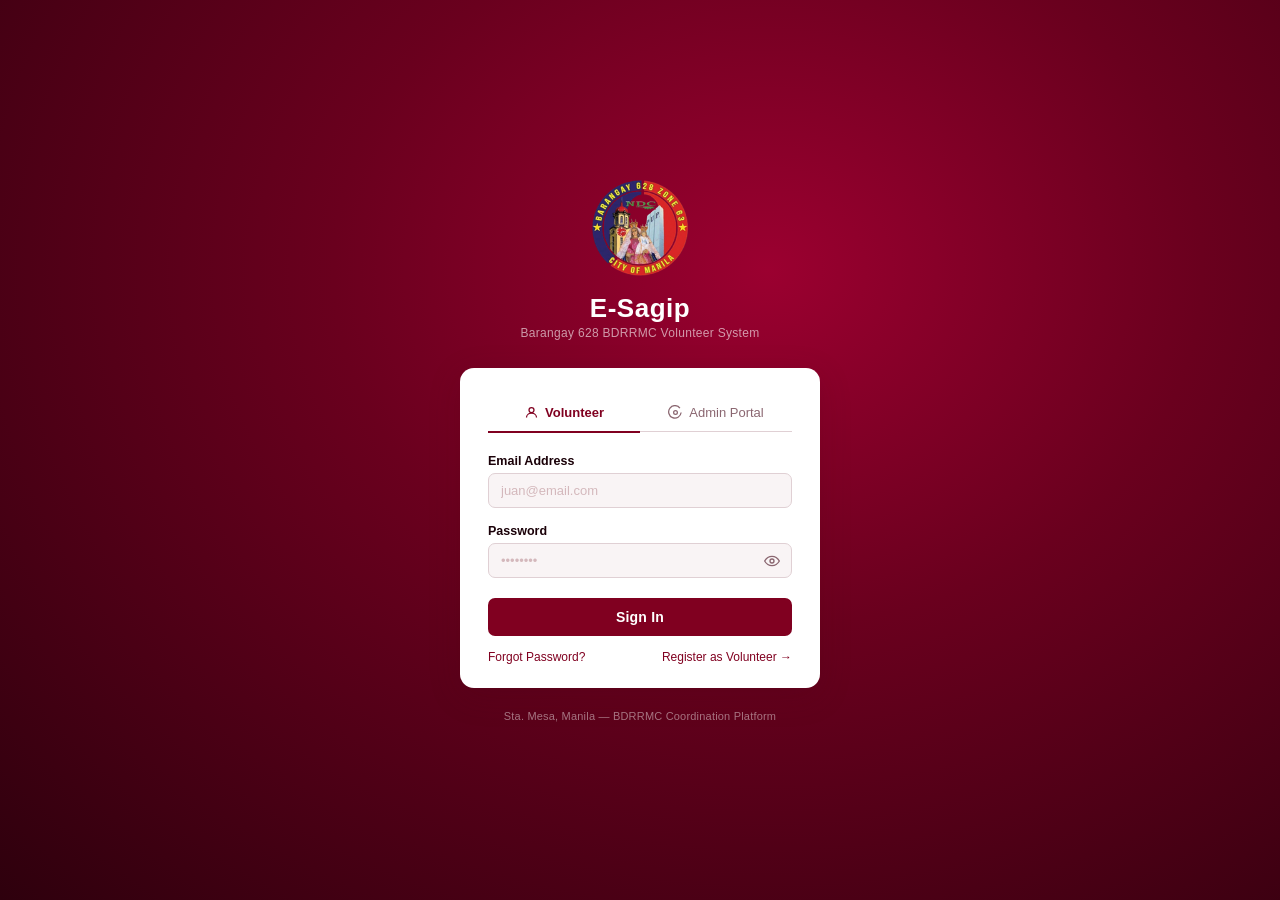
<file: E-Sagip/index.html>
<!DOCTYPE html>
<html lang="en">
<head>
  <meta charset="UTF-8" />
  <meta name="viewport" content="width=device-width, initial-scale=1.0" />
  <title>E-Sagip – Sign In</title>
  <link rel="stylesheet" href="style.css" />
  <link rel="icon" href="Images/628_icon.png" type="image/png" />
</head>
<body class="login-page">

  <!-- Logo -->
  <div class="login-logo">
    <div class="shield-icon">
     <img src="Images/628_logo.png" alt="E-Sagip Logo">
    </div>
    <h1>E-Sagip</h1>
    <p>Barangay 628 BDRRMC Volunteer System</p>
  </div>

  <!-- Card -->
  <div class="login-card">

    <!-- Tabs -->
    <div class="login-tabs">
      <button class="tab-btn active" id="tab-volunteer" onclick="switchTab('volunteer')">
        <svg viewBox="0 0 24 24" fill="none" stroke="currentColor" stroke-width="2">
          <circle cx="12" cy="8" r="4"/><path d="M4 20c0-4 3.6-7 8-7s8 3 8 7"/>
        </svg>
        Volunteer
      </button>
      <button class="tab-btn" id="tab-admin" onclick="switchTab('admin')">
        <svg viewBox="0 0 24 24" fill="none" stroke="currentColor" stroke-width="2">
          <circle cx="12" cy="12" r="3"/><path d="M19.07 4.93A10 10 0 1 0 21 12"/>
        </svg>
        Admin Portal
      </button>
    </div>

    <!-- Volunteer Form -->
    <div id="form-volunteer">
      <div class="signin-form-group">
        <label for="v-email">Email Address</label>
        <div class="input-wrap">
          <input type="email" id="v-email" placeholder="juan@email.com" autocomplete="email" />
        </div>
      </div>
      <div class="signin-form-group">
        <label for="v-password">Password</label>
        <div class="input-wrap">
          <input type="password" id="v-password" placeholder="••••••••" autocomplete="current-password" />
          <button class="toggle-pw" onclick="togglePassword('v-password', this)" type="button" aria-label="Show password">
            <svg id="eye-v" viewBox="0 0 24 24" fill="none" stroke="currentColor" stroke-width="2">
              <path d="M1 12S5 5 12 5s11 7 11 7-4 7-11 7S1 12 1 12z"/>
              <circle cx="12" cy="12" r="3"/>
            </svg>
          </button>
        </div>
      </div>
      <button class="btn-signin" onclick="handleVolunteerLogin()">Sign In</button>
      <div class="form-links">
        <a href="forgot_password.html">Forgot Password?</a>
        <a href="register.html">Register as Volunteer →</a>
      </div>
    </div>

    <!-- Admin Form -->
    <div id="form-admin" class="hidden">
      <div class="alert-warning">
        <svg viewBox="0 0 24 24" fill="none" stroke="currentColor" stroke-width="2">
          <path d="M10.29 3.86L1.82 18a2 2 0 0 0 1.71 3h16.94a2 2 0 0 0 1.71-3L13.71 3.86a2 2 0 0 0-3.42 0z"/>
          <line x1="12" y1="9" x2="12" y2="13"/><line x1="12" y1="17" x2="12.01" y2="17"/>
        </svg>
        Restricted access for BDRRMC Coordinator only.
      </div>
      <div class="signin-form-group">
        <label for="a-email">Admin Email</label>
        <div class="input-wrap">
          <input type="email" id="a-email" placeholder="admin@brgy628.gov.ph" autocomplete="email" />
        </div>
      </div>
      <div class="signin-form-group">
        <label for="a-password">Password</label>
        <div class="input-wrap">
          <input type="password" id="a-password" placeholder="••••••••" autocomplete="current-password" />
          <button class="toggle-pw" onclick="togglePassword('a-password', this)" type="button" aria-label="Show password">
            <svg viewBox="0 0 24 24" fill="none" stroke="currentColor" stroke-width="2">
              <path d="M1 12S5 5 12 5s11 7 11 7-4 7-11 7S1 12 1 12z"/>
              <circle cx="12" cy="12" r="3"/>
            </svg>
          </button>
        </div>
      </div>
      <button class="btn-signin" onclick="handleAdminLogin()">Sign In</button>
    </div>

  </div>

  <!-- Footer -->
  <p class="login-footer">Sta. Mesa, Manila — BDRRMC Coordination Platform</p>

  <script src="script.js"></script>
  <script src="script2.js"></script>
</body>
</html>
</file>
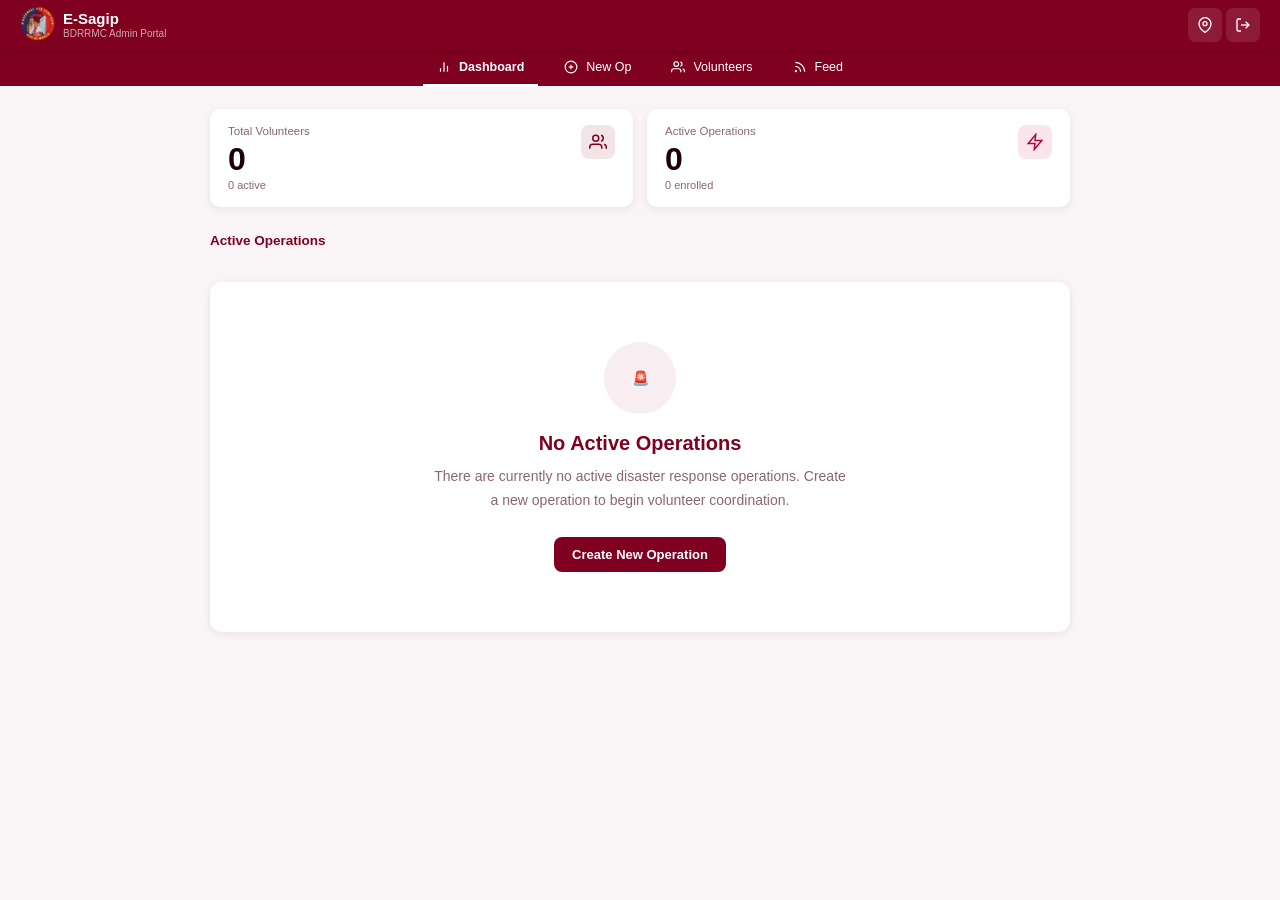
<file: E-Sagip/admin_page.html>
<!DOCTYPE html>
<html lang="en">
<head>
  <meta charset="UTF-8" />
  <meta name="viewport" content="width=device-width, initial-scale=1.0" />
  <title>E-Sagip – Admin Portal</title>
  <link rel="stylesheet" href="style.css" >
  <link rel="stylesheet" href="mobile.css">
  <link rel="stylesheet" href="style2.css">
  <link rel="icon" href="Images/628_icon.png" type="image/png" />
</head>
<body class="admin-page">

  <!-- Top Nav -->
  <nav class="topnav">
    <div class="topnav-logo">
      <div class="shield-sm">
        <img src="Images/628_logo.png" alt="E-Sagip Logo">
      </div>
      <div class="topnav-brand">
        <h2>E-Sagip</h2>
        <p>BDRRMC Admin Portal</p>
      </div>
    </div>
    <div class="topnav-spacer"></div>
    <div class="topnav-actions">
      <button class="icon-btn" title="Location" aria-label="Location" onclick="window.location.href='community_admin.html'">
        <svg viewBox="0 0 24 24" fill="none" stroke="currentColor" stroke-width="2">
          <path d="M21 10c0 7-9 13-9 13S3 17 3 10a9 9 0 1 1 18 0z"/>
          <circle cx="12" cy="10" r="3"/>
        </svg>
      </button>
      <button class="icon-btn" title="Logout" aria-label="Logout" onclick="handleLogout()">
        <svg viewBox="0 0 24 24" fill="none" stroke="currentColor" stroke-width="2">
          <path d="M9 21H5a2 2 0 0 1-2-2V5a2 2 0 0 1 2-2h4"/>
          <polyline points="16 17 21 12 16 7"/>
          <line x1="21" y1="12" x2="9" y2="12"/>
        </svg>
      </button>
    </div>
  </nav>

  <!-- Sub Nav -->
  <nav class="subnav">
    <button class="subnav-btn active" data-tab="dashboard" onclick="switchSubNav(this, 'dashboard')">
      <svg viewBox="0 0 24 24" fill="none" stroke="currentColor" stroke-width="2">
        <line x1="18" y1="20" x2="18" y2="10"/>
        <line x1="12" y1="20" x2="12" y2="4"/>
        <line x1="6" y1="20" x2="6" y2="14"/>
      </svg>
      Dashboard
    </button>
    <button class="subnav-btn" data-tab="newop" onclick="switchSubNav(this, 'newop')">
      <svg viewBox="0 0 24 24" fill="none" stroke="currentColor" stroke-width="2">
        <circle cx="12" cy="12" r="10"/><line x1="12" y1="8" x2="12" y2="16"/>
        <line x1="8" y1="12" x2="16" y2="12"/>
      </svg>
      New Op
    </button>
    <button class="subnav-btn" data-tab="volunteers" onclick="switchSubNav(this, 'volunteers')">
      <svg viewBox="0 0 24 24" fill="none" stroke="currentColor" stroke-width="2">
        <path d="M17 21v-2a4 4 0 0 0-4-4H5a4 4 0 0 0-4 4v2"/>
        <circle cx="9" cy="7" r="4"/>
        <path d="M23 21v-2a4 4 0 0 0-3-3.87"/>
        <path d="M16 3.13a4 4 0 0 1 0 7.75"/>
      </svg>
      Volunteers
    </button>
    <button class="subnav-btn" data-tab="feed" onclick="switchSubNav(this, 'feed')">
      <svg viewBox="0 0 24 24" fill="none" stroke="currentColor" stroke-width="2">
        <path d="M4 11a9 9 0 0 1 9 9"/><path d="M4 4a16 16 0 0 1 16 16"/>
        <circle cx="5" cy="19" r="1"/>
      </svg>
      Feed
    </button>
  </nav>

  <!-- Dashboard Tab -->
  <div id="tab-dashboard" class="dashboard-content">

    <!-- Stats -->
    <div class="stats-row">
      <div class="stat-card">
        <div class="stat-info">
          <div class="stat-label">Total Volunteers</div>
          <div class="stat-value-v">0</div>
          <div class="stat-sub">0 active</div>
        </div>
        <div class="stat-icon red">
          <svg viewBox="0 0 24 24" fill="none" stroke="currentColor" stroke-width="2">
            <path d="M17 21v-2a4 4 0 0 0-4-4H5a4 4 0 0 0-4 4v2"/>
            <circle cx="9" cy="7" r="4"/>
            <path d="M23 21v-2a4 4 0 0 0-3-3.87"/>
            <path d="M16 3.13a4 4 0 0 1 0 7.75"/>
          </svg>
        </div>
      </div>
      <div class="stat-card">
        <div class="stat-info">
          <div class="stat-label">Active Operations</div>
          <div class="stat-value-op">0</div>
          <div class="stat-sub">0 enrolled</div>
        </div>
        <div class="stat-icon orange">
          <svg viewBox="0 0 24 24" fill="none" stroke="currentColor" stroke-width="2">
            <polygon points="13 2 3 14 12 14 11 22 21 10 12 10 13 2"/>
          </svg>
        </div>
      </div>
    </div>


    <!-- Active Operations -->
    
    <div class="section-title">Active Operations</div>
    <div class="operations-list" id="operation-list">
      
       <div class="empty-state">
        <div class="empty-icon">🚨</div>
        <h3>No Active Operations</h3>
        <p>
            There are currently no active disaster response
            operations. Create a new operation to begin
            volunteer coordination.
        </p>

        <button class="empty-btn"
                onclick="switchSubNav(document.querySelector('[onclick*=newop]'),'newop')">
            Create New Operation
        </button>
       </div>
    </div>
  </div>

  <!-- New Op Tab -->
  <div id="tab-newop" class="dashboard-content hidden">
    <div class="section-title">Deploy New Operation</div>
    <div class="newop-card">
      <div class="form-group">
        <label>Operation Title<span class="req">*</span></label>
        <div class="input-wrap">
          <input type="text" placeholder="e.g. Flood Relief Distribution" />
        </div>
      </div>
      <div class="form-group">
        <label>
          <svg viewBox="0 0 24 24" fill="none" stroke="currentColor" stroke-width="2" width="12" height="12"><path d="M21 10c0 7-9 13-9 13S3 17 3 10a9 9 0 1 1 18 0z"/><circle cx="12" cy="10" r="3"/></svg>
          Location <span class="req">*</span>
        </label>
        <div class="input-wrap">
          <input type="text" placeholder="Purok/Street, Brgy. 628, Sta. Mesa" />
        </div>
      </div>
      <div class="newop-row">
        <div class="form-group">
          <label>
            <svg viewBox="0 0 24 24" fill="none" stroke="currentColor" stroke-width="2" width="12" height="12"><circle cx="12" cy="12" r="10"/><polyline points="12 6 12 12 16 14"/></svg>
            Schedule <span class="req">*</span>
          </label>
          <div class="input-wrap">
            <input type="datetime-local" id="sched"/>
          </div>
        </div>
        <div class="form-group">
          <label>
            <svg viewBox="0 0 24 24" fill="none" stroke="currentColor" stroke-width="2" width="12" height="12"><path d="M17 21v-2a4 4 0 0 0-4-4H5a4 4 0 0 0-4 4v2"/><circle cx="9" cy="7" r="4"/></svg>
            Volunteer Slots <span class="req">*</span>
          </label>
          <div class="input-wrap">
            <input type="number" placeholder="e.g. 20" min="1" max="1000" id="slots"/>
          </div>
        </div>
      </div>
      <div class="form-group">
        <label>Description</label>
      <textarea placeholder="Describe the operation objectives and tasks…" rows="4" id="desc-op" maxlength="300"></textarea>
      <div style="text-align: right; font-size: 12px; color: gray; margin-top: 4px;">
      <span id="desc-count">0</span>/300
</div>
      </div>
      <div class="form-group">
        <label>Required Skills<span class="req">*</span></label>
        <div class="skill-tags-wrap" id="skill-tags">
          <label><input type="checkbox" value="Relief Goods Packing"><span class="skill-tag">Relief Goods Packing</span></label>
          <label><input type="checkbox" value="Donation Sorting"><span class="skill-tag">Donation Sorting</span></label>
          <label><input type="checkbox" value="Inventory & Listing"><span class="skill-tag">Inventory & Listing</span></label>
          <label><input type="checkbox" value="Debris Clearing & Heavy Lifting"><span class="skill-tag">Debris Clearing & Heavy Lifting</span></label>
          <label><input type="checkbox" value="Mud Clearing & Sweeping"><span class="skill-tag">Mud Clearing & Sweeping</span></label>
          <label><input type="checkbox" value="Basic Carpentry"><span class="skill-tag">Basic Carpentry</span></label>
          <label><input type="checkbox" value="Community Kitchen / Cooking"><span class="skill-tag">Community Kitchen / Cooking</span></label>
          <label><input type="checkbox" value="Crowd Control & Ushering"><span class="skill-tag">Crowd Control & Ushering</span></label>
          <label><input type="checkbox" value="Child & Elderly Care"><span class="skill-tag">Child & Elderly Care</span></label>
          <label><input type="checkbox" value="Basic First Aid / CPR"><span class="skill-tag">Basic First Aid / CPR</span></label>
          <label><input type="checkbox" value="Medical Professional"><span class="skill-tag">Medical Professional</span></label>
          <label><input type="checkbox" value="Psychological First Aid"><span class="skill-tag">Psychological First Aid</span></label>
          <label><input type="checkbox" value="Driver (4-Wheel / Truck / Van)"><span class="skill-tag">Driver (4-Wheel / Truck / Van)</span></label>
          <label><input type="checkbox" value="Basic Electrical / Wiring Safety"><span class="skill-tag">Basic Electrical / Wiring Safety</span></label>
          <label><input type="checkbox" value="Boat / Bangka Operator"><span class="skill-tag">Boat / Bangka Operator</span></label>
          <label><input type="checkbox" value="None"><span class="skill-tag">None</span></label>
          <label>
            <input type="checkbox" value="Others" name="skill" id="skill-others" class="others" />
            <span class="skill-tag">Others: Please Specify</span>
          </label>
          <div class="others-div hidden" id="others-div">
            <label for="other-skill">Please describe other required skills:</label>
            <textarea id="other-skill" class="other-skill" placeholder="Enter other skills here"></textarea>
          </div>
        </div>
      </div>
      <button class="btn-deploy" onclick="handleDeployOp()">🚀Deploy Operation</button>
    </div>
  </div>

  <!-- Volunteers Tab -->
  <div id="tab-volunteers" class="dashboard-content hidden">
    <div class="section-title">Volunteer Database</div>

    <!-- Search -->
    <div class="vol-search-wrap">
      <svg viewBox="0 0 24 24" fill="none" stroke="currentColor" stroke-width="2" width="15" height="15"><circle cx="11" cy="11" r="8"/><line x1="21" y1="21" x2="16.65" y2="16.65"/></svg>
      <input type="text" id="vol-search" placeholder="Search by name or skill…" oninput="filterVolunteers()" />
    </div>

    <!-- Skill filter chips -->
    <!-- Skill Tabs -->
<div class="vol-filter-row" id="vol-filter-row">
  <button class="vfilter-btn active" data-key="all"      onclick="setVolTab(this)">All Skills</button>
  <button class="vfilter-btn"        data-key="firstaid" onclick="setVolTab(this)">Basic First Aid / CPR</button>
  <button class="vfilter-btn"        data-key="medical"  onclick="setVolTab(this)">Medical Professional</button>
  <button class="vfilter-btn"        data-key="psych"    onclick="setVolTab(this)">Psychological First Aid</button>
  <button class="vfilter-btn"        data-key="relief"   onclick="setVolTab(this)">Relief Goods Packing</button>
  <button class="vfilter-btn"        data-key="debris"   onclick="setVolTab(this)">Debris Clearing &amp; Heavy Lifting</button>
  <button class="vfilter-btn"        data-key="driver"   onclick="setVolTab(this)">Driver</button>
  <button class="vfilter-btn"        data-key="boat"     onclick="setVolTab(this)">Boat / Bangka Operator</button>
</div>

<!-- Tab Panels -->
<div id="vol-panels">



  <div class="vol-panel" id="vpanel-firstaid">
    <div class="vol-empty-state">
      <div class="empty-icon">🩹</div>
      <h3>No First Aid / CPR Volunteers yet</h3>
      <p>Recruit volunteers with CPR and first aid training.</p>
    </div>
  </div>

  <div class="vol-panel" id="vpanel-medical">
    <div class="vol-empty-state">
      <div class="empty-icon">🏥</div>
      <h3>No Medical Professional yet</h3>
      <p>Recruit Volunteers with medical background.</p>
    </div>
  </div>

  <div class="vol-panel" id="vpanel-psych">
    <div class="vol-empty-state">
      <div class="empty-icon">🧠</div>
      <h3>No Psych First Aid volunteers yet</h3>
      <p>Recruit volunteer with mental health training.</p>
    </div>
  </div>

  <div class="vol-panel" id="vpanel-relief">
    <div class="vol-empty-state">
      <div class="empty-icon">📦</div>
      <h3>No relief goods packers yet</h3>
      <p>No registered volunteers for packing operations.</p>
    </div>
  </div>

  <div class="vol-panel" id="vpanel-debris">
    <div class="vol-empty-state">
      <div class="empty-icon">🪨</div>
      <h3>No debris clearing volunteers yet</h3>
      <p>No registered volunteers for debris clearing</p>
    </div>
  </div>

  <div class="vol-panel" id="vpanel-driver">
    <div class="vol-empty-state">
      <div class="empty-icon">🚗</div>
      <h3>No registered volunteers driver yet</h3>
      <p>Recruit driver for logistics and evacuation.</p>
    </div>
  </div>

  <div class="vol-panel" id="vpanel-boat">
    <div class="vol-empty-state">
      <div class="empty-icon">⛵</div>
      <h3>No boat operator volunteers yet</h3>
      <p>Recruit volunteers with experience in boat operations.</p>
    </div>
  </div>

</div>
    <!--SAMPLE DESIGN-->
    
    <div class="vol-list" id="vol-list">

  

</div>


<!-- ===== EDIT MODAL ===== -->
<div class="modal-overlay hidden" id="edit-modal" role="dialog" aria-modal="true" aria-labelledby="edit-modal-title">
  <div class="modal-box">
    <button class="modal-close" onclick="closeEditModal()" aria-label="Close">&times;</button>
    <h2 class="modal-title" id="edit-modal-title">Edit Volunteer</h2>
    <div class="form-grp">
      <label class="form-lbl" for="edit-name">Full Name</label>
      <input type="text" id="edit-name" />
    </div>
    <div class="form-grp">
      <label class="form-lbl" for="edit-contact">Contact Number</label>
      <input type="text" id="edit-contact" />
    </div>
    <div class="form-grp">
      <label class="form-lbl" for="edit-address">Address</label>
      <input type="text" id="edit-address" />
    </div>
    <div class="form-grp">
      <label class="form-lbl" for="edit-status">Status</label>
       <select class="edit-status" id="edit-status">
            <option disabled selected>Select status</option>
            <option value="pending">pending</option>
            <option value="active">active</option>
            <option value="inactive">inactive</option>
      </select>
    </div>

    <div class="modal-footer">
      <button class="btn-cancel" onclick="closeEditModal()">Cancel</button>
      <button class="btn-save" onclick="saveEditModal()">Save Changes</button>
    </div>
  </div>
</div>


<!-- ===== REMOVE MODAL ===== -->
<div class="modal-overlay hidden" id="remove-modal" role="dialog" aria-modal="true" aria-labelledby="remove-modal-title">
  <div class="modal-box">
    <h2 class="modal-title" id="remove-modal-title">Remove Volunteer?</h2>
    <p class="confirm-text">
      This will permanently remove <strong id="remove-vol-name"></strong> from the database.
    </p>
    <div class="modal-footer">
      <button class="btn-cancel" onclick="closeRemoveModal()">Cancel</button>
      <button class="btn-remove-confirm" onclick="confirmRemoveModal()">Remove</button>
    </div>
  </div>
</div>
  </div>

  <!-- Feed Tab -->
  <div id="tab-feed" class="dashboard-content hidden">

    <!-- Hero Banner -->
    <div class="feed-hero">
      <div class="feed-hero-overlay">
        <div class="feed-hero-text">
          <h2>Community Impact Feed</h2>
          <p>Documenting the heart of Barangay 628</p>
        </div>
      </div>
    </div>

    <div class="feed-body">

      <!-- Quote Card -->
      <div class="feed-quote-card">
        <div class="feed-quote-avatar"><h1>❝</h1></div>
        <div class="feed-quote-text">
          <em>Ang pagtulong sa kapwa ay pagtulong sa sarili. Every hand we extend in service multiplies the strength of our community.</em>
          <div class="feed-quote-attr">— BDRRMC Brgy. 628</div>
        </div>
      </div>

      <!-- Leaderboard -->
      <div class="feed-section-card">
        <div class="feed-section-header">
          <span class="span1">
            <svg viewBox="0 0 24 24" fill="none" stroke="currentColor" stroke-width="2" width="20" height="20"><path d="M17 21v-2a4 4 0 0 0-4-4H5a4 4 0 0 0-4 4v2"/><circle cx="9" cy="7" r="4"/></svg>
            Volunteer Leaderboard
          </span>
          <span class="feed-month">June 2026</span>
        </div>
        <div class="leaderboard-list">
          <div class="lb-row">
            <span class="lb-medal gold"><p>🥇</p></span>
            <div class="lb-avatar"><h2>JR</h2></div>
            <div class="lb-info">
              <div class="lb-name">Jose Reyes</div>
              <div class="lb-role">Search & Rescue</div>
            </div>
            <div class="lb-right">
              <span class="lb-ops">0 ops</span>
              <span class="lb-pct">0%</span>
              <span class="time">96h</span>
            </div>
          </div>
        
      </div>
      </div>

      <!-- Impact Stats -->
      <div class="impact-stats-row">
        <div class="impact-stat">
          <svg viewBox="0 0 24 24" fill="none" stroke="var(--primary)" stroke-width="2" width="22" height="22"><path d="M17 21v-2a4 4 0 0 0-4-4H5a4 4 0 0 0-4 4v2"/><circle cx="9" cy="7" r="4"/><path d="M23 21v-2a4 4 0 0 0-3-3.87"/><path d="M16 3.13a4 4 0 0 1 0 7.75"/></svg>
          <div class="impact-num">0</div>
          <div class="impact-lbl">Volunteers</div>
        </div>
        <div class="impact-stat">
          <svg viewBox="0 0 24 24" fill="none" stroke="#e0003c" stroke-width="2" width="30" height="30"><path d="M20.84 4.61a5.5 5.5 0 0 0-7.78 0L12 5.67l-1.06-1.06a5.5 5.5 0 0 0-7.78 7.78l1.06 1.06L12 21.23l7.78-7.78 1.06-1.06a5.5 5.5 0 0 0 0-7.78z"/></svg>
          <div class="impact-num">0</div>
          <div class="impact-lbl">Families Helped</div>
        </div>
        <div class="impact-stat">
          <svg viewBox="0 0 24 24" fill="none" stroke="#e8a000" stroke-width="2" width="22" height="22"><polygon points="12 2 15.09 8.26 22 9.27 17 14.14 18.18 21.02 12 17.77 5.82 21.02 7 14.14 2 9.27 8.91 8.26 12 2"/></svg>
          <div class="impact-num">0</div>
          <div class="impact-lbl">Operations</div>
        </div>
      </div>

      <!-- Recent Successful Operations -->
     <div class="feed-section-header">
  <span class="rso">Recent Successful Operations</span>
  <a href="#" class="a-view">View all →</a>
</div>
<div class="recent-op-list" id="recent-op-list">
  
<div class="empty-state">
        <div class="empty-icon">🚨</div>
        <h3>No Feed Post Yet</h3>
        <p>
            There are currently no feed post
        </p>
       </div>

</div>
</div>

  <div class="feed-footer-container">
    <div class="v-logo-container">
    <div class="v-logo">  <svg viewBox="0 0 24 24" fill="none" stroke="currentColor" stroke-width="2">
        <path d="M17 21v-2a4 4 0 0 0-4-4H5a4 4 0 0 0-4 4v2"/>
        <circle cx="9" cy="7" r="4"/>
        <path d="M23 21v-2a4 4 0 0 0-3-3.87"/>
        <path d="M16 3.13a4 4 0 0 1 0 7.75"/>
      </svg>
    </div>
    </div>

      <h3>Be Part of the Story</h3>
      <p>Join E-Sagip and help build a more resilient Barangay 628. Every volunteer counts.</p>
      <div class="vol-num-container">
      <p><svg viewBox="0 0 24 24" fill="none" stroke="currentColor" stroke-width="2" width="16" height="16">
  <polygon points="12 2 15.09 8.26 22 9.27 17 14.14 18.18 21.02 12 17.77 5.82 21.02 7 14.14 2 9.27 8.91 8.26 12 2"/>
</svg>
<p id="vol-num" class="vol-num">0</p> volunteers and counting</p>
      </div>
    
    </div>
  </div>

    </div>
  </div>

  <script src="script.js"></script>
  <script src="script2.js"></script>
  <script src="vol_filter.js"></script>
  <script src="edit_delete.js"></script>
  <script src="new_operation.js"></script>
</body>
</html>
</file>
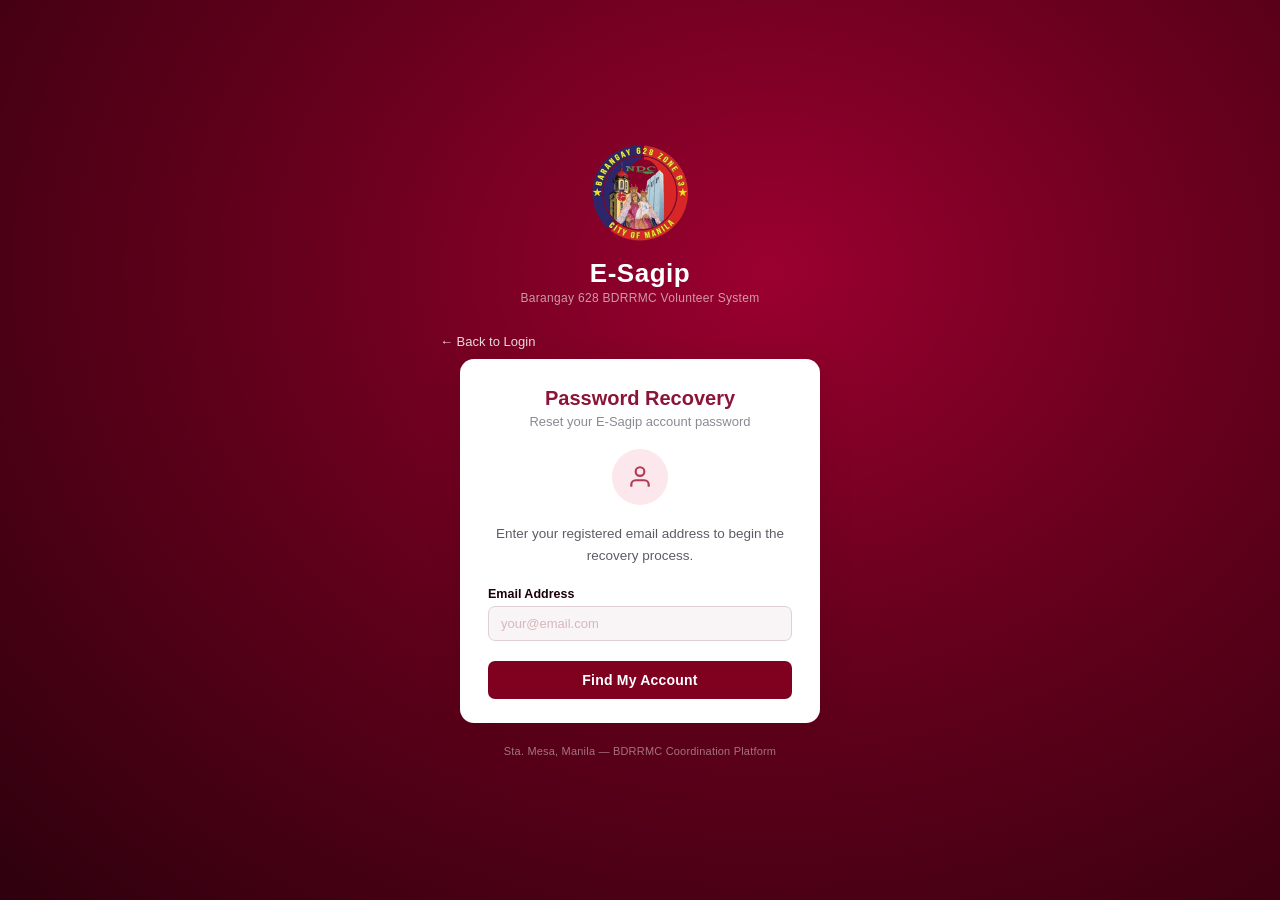
<file: E-Sagip/forgot_password.html>
<!DOCTYPE html>
<html lang="en">
<head>
  <meta charset="UTF-8" />
  <meta name="viewport" content="width=device-width, initial-scale=1.0" />
  <title>E-Sagip – Password Recovery</title>
  <link rel="stylesheet" href="style.css" />
  <link rel="stylesheet" href="style2.css" />
  <link rel="icon" href="Images/628_icon.png" type="image/png" />
</head>
<body class="login-page">

  <!-- Logo -->
  <div class="login-logo">
    <div class="shield-icon">
      <img src="Images/628_logo.png" alt="E-Sagip Logo">
    </div>
    <h1>E-Sagip</h1>
    <p>Barangay 628 BDRRMC Volunteer System</p>
  </div>

  <!-- Back to Login -->
  <div class="back-to-login">
    <a href="index.html">&larr; Back to Login</a>
  </div>

  <!-- Card -->
  <div class="login-card recovery-card">

    <!-- ===== STEP 1: Enter email ===== -->
    <div id="step-email" class="recovery-step">
      <div class="recovery-header">
        <h2>Password Recovery</h2>
        <p>Reset your E-Sagip account password</p>
      </div>

      <div class="recovery-icon">
        <svg viewBox="0 0 24 24" fill="none" stroke="currentColor" stroke-width="2">
          <path d="M20 21v-2a4 4 0 0 0-4-4H8a4 4 0 0 0-4 4v2"/>
          <circle cx="12" cy="7" r="4"/>
        </svg>
      </div>

      <p class="recovery-instructions">
        Enter your registered email address to begin the recovery process.
      </p>

      <div class="signin-form-group">
        <label for="rec-email">Email Address</label>
        <div class="input-wrap">
          <input type="email" id="rec-email" placeholder="your@email.com" autocomplete="email" />
        </div>
        <div class="field-error hidden" id="email-error">
          No account found with that email address.
        </div>
      </div>

      <button class="btn-signin" onclick="handleFindAccount()">Find My Account</button>
    </div>

    <!-- ===== STEP 2: Security question ===== -->
    <div id="step-security" class="recovery-step hidden">
      <div class="recovery-header">
        <h2>Password Recovery</h2>
        <p>Reset your E-Sagip account password</p>
      </div>

      <div class="recovery-icon">
        <svg viewBox="0 0 24 24" fill="none" stroke="currentColor" stroke-width="2">
          <circle cx="12" cy="12" r="10"/>
          <path d="M9.09 9a3 3 0 0 1 5.83 1c0 2-3 3-3 3"/>
          <line x1="12" y1="17" x2="12.01" y2="17"/>
        </svg>
      </div>

      <p class="recovery-instructions">
        Answer your security question to verify your identity.
      </p>

      <div class="security-question" id="security-question-text">
        What is your mother's maiden name?
      </div>

      <div class="signin-form-group">
        <label for="rec-answer">Your Answer</label>
        <div class="input-wrap">
          <input type="text" id="rec-answer" placeholder="Type your answer..." />
        </div>
        <div class="field-error hidden" id="answer-error">
          That answer doesn't match our records.
        </div>
      </div>

      <button class="btn-signin" onclick="handleVerifyAnswer()">Verify Answer</button>
    </div>

    <!-- ===== STEP 3: New password ===== -->
    <div id="step-reset" class="recovery-step hidden">
      <div class="recovery-header">
        <h2>Password Recovery</h2>
        <p>Reset your E-Sagip account password</p>
      </div>

      <div class="recovery-icon">
        <svg viewBox="0 0 24 24" fill="none" stroke="currentColor" stroke-width="2">
          <rect x="3" y="11" width="18" height="11" rx="2" ry="2"/>
          <path d="M7 11V7a5 5 0 0 1 10 0v4"/>
        </svg>
      </div>

      <p class="recovery-instructions">
        Create a new password for your account.
      </p>

      <div class="signin-form-group">
        <label for="rec-new-password">New Password</label>
        <div class="input-wrap">
          <input type="password" id="rec-new-password" placeholder="Min. 8 characters" autocomplete="new-password" />
          <button class="toggle-pw" onclick="togglePassword('rec-new-password', this)" type="button" aria-label="Show password">
            <svg viewBox="0 0 24 24" fill="none" stroke="currentColor" stroke-width="2">
              <path d="M1 12S5 5 12 5s11 7 11 7-4 7-11 7S1 12 1 12z"/>
              <circle cx="12" cy="12" r="3"/>
            </svg>
          </button>
        </div>
        <div class="field-error hidden" id="new-password-error">
          Password must be at least 8 characters.
        </div>
      </div>

      <div class="signin-form-group">
        <label for="rec-confirm-password">Confirm Password</label>
        <div class="input-wrap">
          <input type="password" id="rec-confirm-password" placeholder="Repeat password" autocomplete="new-password" />
          <button class="toggle-pw" onclick="togglePassword('rec-confirm-password', this)" type="button" aria-label="Show password">
            <svg viewBox="0 0 24 24" fill="none" stroke="currentColor" stroke-width="2">
              <path d="M1 12S5 5 12 5s11 7 11 7-4 7-11 7S1 12 1 12z"/>
              <circle cx="12" cy="12" r="3"/>
            </svg>
          </button>
        </div>
        <div class="field-error hidden" id="confirm-password-error">
          Passwords do not match.
        </div>
      </div>

      <button class="btn-signin" onclick="handleResetPassword()">Reset Password</button>
    </div>

    <!-- ===== STEP 4: Success ===== -->
    <div id="step-success" class="recovery-step hidden">
      <div class="recovery-header">
        <h2>Password Recovery</h2>
        <p>Reset your E-Sagip account password</p>
      </div>

      <div class="recovery-icon success-icon">
        <svg viewBox="0 0 24 24" fill="none" stroke="currentColor" stroke-width="2">
          <path d="M20 6L9 17l-5-5"/>
        </svg>
      </div>

      <h3 class="success-title">Password Reset Successful!</h3>
      <p class="recovery-instructions">
        Your password has been updated. You can now log in with your new password.
      </p>

      <a href="index.html" class="btn-signin btn-link">Back to Login</a>
    </div>

  </div>

  <!-- Footer -->
  <p class="login-footer">Sta. Mesa, Manila — BDRRMC Coordination Platform</p>

  <script src="script.js"></script>
  <script src="script2.js"></script>
</body>
</html>
</file>
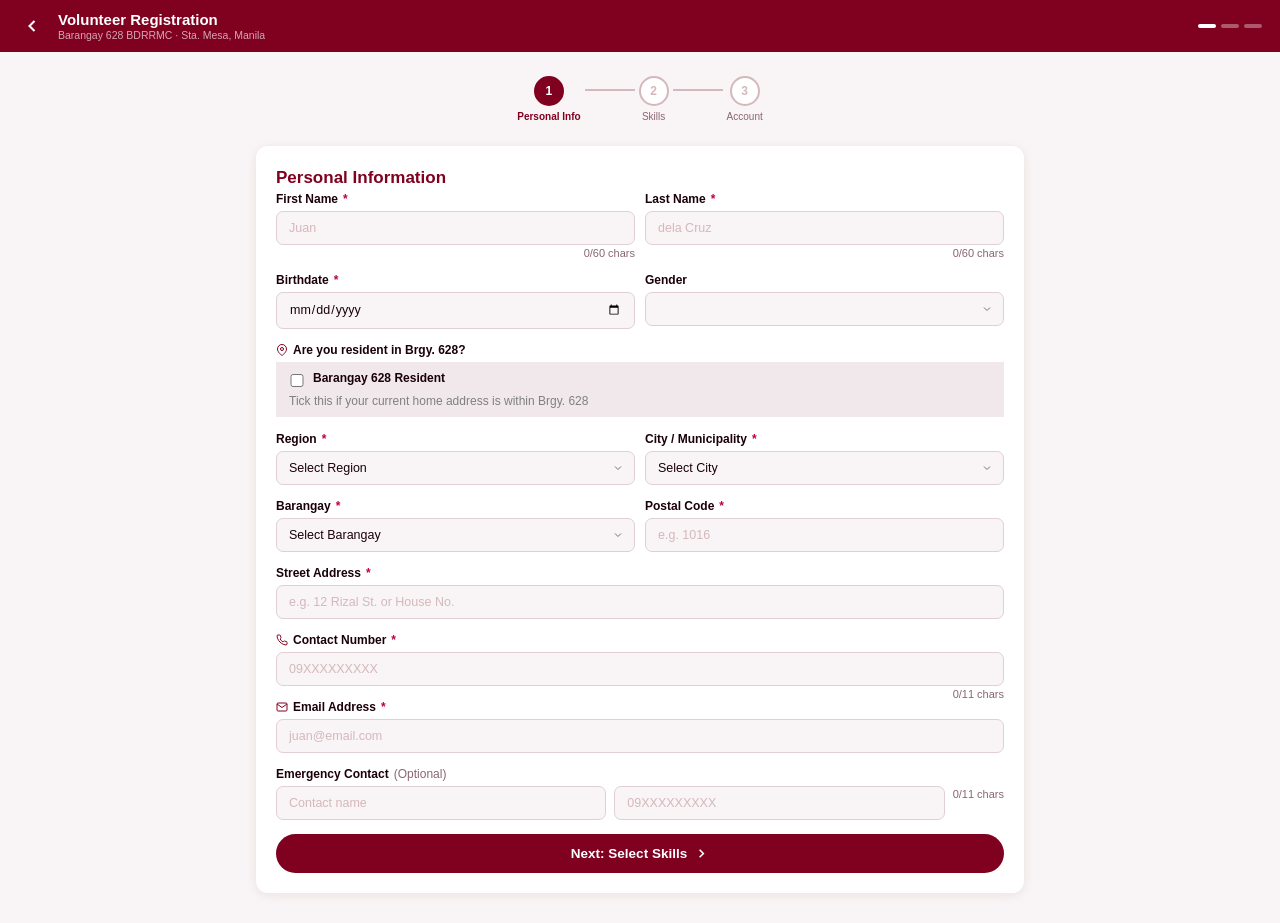
<file: E-Sagip/register.html>
<!DOCTYPE html>
<html lang="en">
<head>
  <meta charset="UTF-8" />
  <meta name="viewport" content="width=device-width, initial-scale=1.0" />
  <title>E-Sagip – Volunteer Registration</title>
  <link rel="stylesheet" href="style.css" >
  <link rel="stylesheet" href="mobile.css">
  <link rel="icon" href="Images/628_icon.png" type="image/png" />

</head>
<body>

  <!-- Top Bar -->
  <div class="reg-topbar">
    <button class="back-btn" onclick="goBack()" aria-label="Back">
      <svg viewBox="0 0 24 24" fill="none" stroke="currentColor" stroke-width="2.5">
        <polyline points="15 18 9 12 15 6"/>
      </svg>
    </button>
    <div class="reg-topbar-title">
      <h2>Volunteer Registration</h2>
      <p>Barangay 628 BDRRMC · Sta. Mesa, Manila</p>
    </div>
    <div class="reg-topbar-spacer"></div>
    <div class="reg-topbar-dots">
      <span id="dot-1" class="active"></span>
      <span id="dot-2"></span>
      <span id="dot-3"></span>
    </div>
  </div>

  <!-- Step Indicators -->
  <div class="reg-steps">
    <div class="reg-step">
      <div class="step-circle active" id="sc-1">1</div>
      <div class="step-label active" id="sl-1">Personal Info</div>
    </div>
    <div class="step-connector" id="conn-1"></div>
    <div class="reg-step">
      <div class="step-circle" id="sc-2">2</div>
      <div class="step-label" id="sl-2">Skills</div>
    </div>
    <div class="step-connector" id="conn-2"></div>
    <div class="reg-step">
      <div class="step-circle" id="sc-3">3</div>
      <div class="step-label" id="sl-3">Account</div>
    </div>
  </div>

  <form id="registration-form" novalidate>

  <!-- ===== STEP 1: PERSONAL INFO ===== -->
  <div class="reg-step-panel active" id="panel-1">
    <div class="reg-card">
      
      <h2>Personal Information</h2>

      <div class="reg-row">
             <div class="form-group">
          <label>First Name <span class="req">*</span></label>
          <input type="text" id="fname" name="fname" placeholder="Juan" maxlength="60" required/>
        </div>
        <div class="form-group">
          <label>Last Name <span class="req">*</span></label>
          <input type="text" id="lname" name="lname" placeholder="dela Cruz" maxlength="60" required />
        </div>
      </div>

      <div class="reg-row">
        <div class="form-group">
          <label>Birthdate <span class="req">*</span></label>
          <input type="date" id="birthdate" name="birthdate" required />
          <span id="age-eligible" class="age-eligible hidden">Age: <span id="age-ok"></span> years old ✓ Eligible</span>
          <span id="age-minor" class="age-minor hidden">Age: <span id="age-err"></span> years old - 18+ required</span>
        </div>
        <div class="form-group">
          <label>Gender</label>
          <select id="gender" name="gender">
            <option value="" disabled selected></option>
            <option>Male</option>
            <option>Female</option>
            <option>Prefer not to say</option>
          </select>
        </div>
      </div>

      <div class="form-group">
        <label>
          <svg viewBox="0 0 24 24" fill="none" stroke="currentColor" stroke-width="2" width="12" height="12"><path d="M21 10c0 7-9 13-9 13S3 17 3 10a9 9 0 1 1 18 0z"/><circle cx="12" cy="10" r="3"/></svg>
            Are you resident in Brgy. 628?
        </label>
        <div class="resident-cb-container">
          <div class="cb-div">
       <input type="checkbox" value="resident" class="resident" id="resident" name="resident">
        <label for="resident">Barangay 628 Resident</label>
       </div>
          <p>Tick this if your current home address is within Brgy. 628</p>
       </div>

       <div class="address-unified-container" style="margin-top: 15px;">
         <!-- Purok selector (only active/visible when resident is checked) -->
         <div class="address-purok-div form-group" style="display: none; margin-bottom: 14px;">
           <label for="resident-address">Purok <span class="req">*</span></label>
           <select id="resident-address" name="resident-address">
             <option value="" disabled selected>Select Purok</option>
             <option>Purok 1, Brgy. 628, Sta. Mesa, Manila</option>
             <option>Purok 2, Brgy. 628, Sta. Mesa, Manila</option>
             <option>Purok 3, Brgy. 628, Sta. Mesa, Manila</option>
             <option>Purok 4, Brgy. 628, Sta. Mesa, Manila</option>
             <option>Purok 5, Brgy. 628, Sta. Mesa, Manila</option>
             <option>Purok 6, Brgy. 628, Sta. Mesa, Manila</option>
             <option>Purok 7, Brgy. 628, Sta. Mesa, Manila</option>
           </select>
         </div>

          <!-- Region & City Select Dropdowns -->
          <div class="reg-row">
            <div class="form-group">
              <label for="address-region">Region <span class="req">*</span></label>
              <select id="address-region" name="address-region" required>
                <option value="" disabled selected>Select Region</option>
                <option value="NCR">National Capital Region (NCR)</option>
                <option value="CAR">Cordillera Administrative Region (CAR)</option>
                <option value="R1">Region I (Ilocos Region)</option>
                <option value="R2">Region II (Cagayan Valley)</option>
                <option value="R3">Region III (Central Luzon)</option>
                <option value="R4A">Region IV-A (CALABARZON)</option>
                <option value="MIMAROPA">MIMAROPA Region</option>
                <option value="R5">Region V (Bicol Region)</option>
                <option value="R6">Region VI (Western Visayas)</option>
                <option value="R7">Region VII (Central Visayas)</option>
                <option value="R8">Region VIII (Eastern Visayas)</option>
                <option value="R9">Region IX (Zamboanga Peninsula)</option>
                <option value="R10">Region X (Northern Mindanao)</option>
                <option value="R11">Region XI (Davao Region)</option>
                <option value="R12">Region XII (SOCCSKSARGEN)</option>
                <option value="R13">Region XIII (Caraga)</option>
                <option value="BARMM">Bangsamoro Autonomous Region in Muslim Mindanao (BARMM)</option>
              </select>
            </div>
            <div class="form-group">
              <label for="address-city">City / Municipality <span class="req">*</span></label>
              <select id="address-city" name="address-city" required>
                <option value="" disabled selected>Select City</option>
              </select>
            </div>
          </div>

          <!-- Barangay & Postal Code -->
          <div class="reg-row">
            <div class="form-group">
              <label for="address-barangay">Barangay <span class="req">*</span></label>
              <select id="address-barangay" name="address-barangay" required>
                <option value="" disabled selected>Select Barangay</option>
              </select>
            </div>
            <div class="form-group">
              <label for="address-postal">Postal Code <span class="req">*</span></label>
              <input type="text" id="address-postal" name="address-postal" placeholder="e.g. 1016" required />
            </div>
          </div>

          <!-- Street Address -->
          <div class="form-group">
            <label for="address-street">Street Address <span class="req">*</span></label>
            <input type="text" id="address-street" name="address-street" placeholder="e.g. 12 Rizal St. or House No." required />
          </div>
        </div>
      </div>

      <div class="form-group">
        <label>
          <svg viewBox="0 0 24 24" fill="none" stroke="currentColor" stroke-width="2" width="12" height="12"><path d="M22 16.92v3a2 2 0 0 1-2.18 2 19.79 19.79 0 0 1-8.63-3.07 19.5 19.5 0 0 1-6-6 19.79 19.79 0 0 1-3.07-8.67A2 2 0 0 1 4.11 2h3a2 2 0 0 1 2 1.72c.127.96.361 1.903.7 2.81a2 2 0 0 1-.45 2.11L8.09 9.91a16 16 0 0 0 6 6l1.27-1.27a2 2 0 0 1 2.11-.45c.907.339 1.85.573 2.81.7A2 2 0 0 1 22 16.92z"/></svg>
          Contact Number <span class="req">*</span>
        </label>
        <input type="tel" id="contact" name="contact" placeholder="09XXXXXXXXX" maxlength="11" required />
      </div>

      <div class="form-group">
        <label>
          <svg viewBox="0 0 24 24" fill="none" stroke="currentColor" stroke-width="2" width="12" height="12"><path d="M4 4h16c1.1 0 2 .9 2 2v12c0 1.1-.9 2-2 2H4c-1.1 0-2-.9-2-2V6c0-1.1.9-2 2-2z"/><polyline points="22,6 12,13 2,6"/></svg>
          Email Address <span class="req">*</span>
        </label>
        <input type="email" id="email" name="email" placeholder="juan@email.com" required />
      </div>

      <div class="form-group">
        <label>Emergency Contact <span style="color:var(--text-muted);font-weight:400;">(Optional)</span></label>
        <div class="emergency-row">
          <input type="text" id="ec-name" name="ec-name" placeholder="Contact name" />
          <input type="tel" id="ec-num" name="ec-num" placeholder="09XXXXXXXXX" maxlength="11" />
        </div>
      </div>

      <button type="button" class="btn-next" onclick="goToStep(2)">
        Next: Select Skills
        <svg viewBox="0 0 24 24" fill="none" stroke="currentColor" stroke-width="2.5">
          <polyline points="9 18 15 12 9 6"/>
        </svg>
      </button>
    </div>
  </div>

  <!-- ===== STEP 2: SKILLS ===== -->
  <div class="reg-step-panel" id="panel-2">
    <div class="reg-card">
      <h2>Skills & Capabilities</h2>
      <p class="reg-subtitle">Select all skills that apply. These will be verified by the BDRRMC Coordinator during orientation.</p>

      <!-- Logistics & Relief Operations -->
      <div class="skill-category">
        <div class="skill-cat-header" onclick="toggleCategory(this)">
          <div class="skill-cat-header-left">
            <div class="skill-cat-icon blue">
              <svg viewBox="0 0 24 24" fill="none" stroke="currentColor" stroke-width="2"><rect x="2" y="7" width="20" height="14" rx="2"/><path d="M16 7V5a2 2 0 0 0-2-2h-4a2 2 0 0 0-2 2v2"/></svg>
            </div>
            <div class="skill-cat-titles">
              <h4 class="logistich4">Logistics & Relief Operations</h4>
              <p class="light">Light Work</p>
            </div>
          </div>
          <div class="skill-cat-chevron open">
            <svg viewBox="0 0 24 24" fill="none" stroke="currentColor" stroke-width="2"><polyline points="6 9 12 15 18 9"/></svg>
          </div>
        </div>
        <div class="skill-cat-body open">
          <label class="skill-checkbox"><input type="checkbox" name="skill" value="Relief Goods Packing" onchange="updateSummary()" /> Relief Goods Packing<span class="skill-fil">(Pagbabalot ng bigas, canned goods, tubig)</span></label>
          <label class="skill-checkbox"><input type="checkbox" name="skill" value="Donation Sorting" onchange="updateSummary()" /> Donation Sorting <span class="skill-fil"> (Pag-aayos at paghihiwalay ng mga lumang damit at sapatos)</span></label>
          <label class="skill-checkbox"><input type="checkbox" name="skill" value="Inventory & Listing" onchange="updateSummary()" /> Inventory & Listing <span class="skill-fil">(Tagatala ng mga dumating na donasyon at listahan ng mga evacuees)</span></label>
        </div>
      </div>

      <!-- Physical Labor -->
      <div class="skill-category">
        <div class="skill-cat-header" onclick="toggleCategory(this)">
          <div class="skill-cat-header-left">
            <div class="skill-cat-icon orange">
              <svg viewBox="0 0 24 24" fill="none" stroke="currentColor" stroke-width="2"><path d="M14.5 10c-.83 0-1.5-.67-1.5-1.5v-5c0-.83.67-1.5 1.5-1.5s1.5.67 1.5 1.5v5c0 .83-.67 1.5-1.5 1.5z"/><path d="M20.5 10H19V8.5c0-.83.67-1.5 1.5-1.5s1.5.67 1.5 1.5-.67 1.5-1.5 1.5z"/><path d="M9.5 14c.83 0 1.5.67 1.5 1.5v5c0 .83-.67 1.5-1.5 1.5S8 21.33 8 20.5v-5c0-.83.67-1.5 1.5-1.5z"/><path d="M3.5 14H5v1.5c0 .83-.67 1.5-1.5 1.5S2 16.33 2 15.5 2.67 14 3.5 14z"/><path d="M14 14.5c0-.83.67-1.5 1.5-1.5h5c.83 0 1.5.67 1.5 1.5s-.67 1.5-1.5 1.5h-5c-.83 0-1.5-.67-1.5-1.5z"/><path d="M15.5 19H14v1.5c0 .83.67 1.5 1.5 1.5s1.5-.67 1.5-1.5-.67-1.5-1.5-1.5z"/><path d="M10 9.5C10 8.67 9.33 8 8.5 8h-5C2.67 8 2 8.67 2 9.5S2.67 11 3.5 11h5c.83 0 1.5-.67 1.5-1.5z"/><path d="M8.5 5H10V3.5C10 2.67 9.33 2 8.5 2S7 2.67 7 3.5 7.67 5 8.5 5z"/></svg>
            </div>
            <div class="skill-cat-titles">
              <h4 class="physicalh4">Physical Labor & Clean-Up</h4>
              <p class="heavy">Heavy Work</p>
            </div>
          </div>
          <div class="skill-cat-chevron open">
            <svg viewBox="0 0 24 24" fill="none" stroke="currentColor" stroke-width="2"><polyline points="6 9 12 15 18 9"/></svg>
          </div>
        </div>
        <div class="skill-cat-body open">
          <label class="skill-checkbox"><input type="checkbox" name="skill" value="Debris Clearing & Heavy Lifting" onchange="updateSummary()" /> Debris Clearing & Heavy Lifting <span class="skill-fil"> (Pagbubuhat ng mga natumbang puno, yero, o mabibigat na gamit)</span></label>
          <label class="skill-checkbox"><input type="checkbox" name="skill" value="Mud Clearing & Sweeping" onchange="updateSummary()" /> Mud Clearing & Sweeping <span class="skill-fil">(Paglilinis ng putik sa mga kalsada o eskwelahan)</span></label>
          <label class="skill-checkbox"><input type="checkbox" name="skill" value="Basic Carpentry" onchange="updateSummary()" /> Basic Carpentry <span class="skill-fil">(Pagsasaayos ng mga nasirang bubong o pinto sa evacuation center)</span></label>
        </div>
      </div>

      <!-- Community Support -->
      <div class="skill-category">
        <div class="skill-cat-header" onclick="toggleCategory(this)">
          <div class="skill-cat-header-left">
            <div class="skill-cat-icon green">
              <svg viewBox="0 0 24 24" fill="none" stroke="currentColor" stroke-width="2"><path d="M17 21v-2a4 4 0 0 0-4-4H5a4 4 0 0 0-4 4v2"/><circle cx="9" cy="7" r="4"/><path d="M23 21v-2a4 4 0 0 0-3-3.87"/><path d="M16 3.13a4 4 0 0 1 0 7.75"/></svg>
            </div>
            <div class="skill-cat-titles">
              <h4 class="communityh4">Community Support & Welfare</h4>
              <p class="general">General Help</p>
            </div>
          </div>
          <div class="skill-cat-chevron open">
            <svg viewBox="0 0 24 24" fill="none" stroke="currentColor" stroke-width="2"><polyline points="6 9 12 15 18 9"/></svg>
          </div>
        </div>
        <div class="skill-cat-body open">
          <label class="skill-checkbox"><input type="checkbox" name="skill" value="Community Kitchen / Cooking" onchange="updateSummary()" /> Community Kitchen / Cooking <span class="skill-fil">(Pagluluto ng lugaw o mainit na pagkain para sa evacuees)</span></label>
          <label class="skill-checkbox"><input type="checkbox" name="skill" value="Crowd Control & Ushering" onchange="updateSummary()" /> Crowd Control & Ushering <span class="skill-fil">(Tagapag-ayos ng pila tuwing may distribution ng relief goods)</span></label>
          <label class="skill-checkbox"><input type="checkbox" name="skill" value="Child & Elderly Care" onchange="updateSummary()" /> Child & Elderly Care <span class="skill-fil">(Pag-alalay sa mga senior citizens, PWDs, at mga bata sa evacuation center)</span></label>
        </div>
      </div>

      <!-- Medical -->
      <div class="skill-category">
        <div class="skill-cat-header" onclick="toggleCategory(this)">
          <div class="skill-cat-header-left">
            <div class="skill-cat-icon red">
              <svg viewBox="0 0 24 24" fill="none" stroke="currentColor" stroke-width="2">
                <path d="M20.84 4.61a5.5 5.5 0 0 0-7.78 0L12 5.67l-1.06-1.06a5.5 5.5 0 0 0-7.78 7.78l1.06 1.06L12 21.23l7.78-7.78 1.06-1.06a5.5 5.5 0 0 0 0-7.78z"/>
            </svg>
            </div>
            <div class="skill-cat-titles">
              <h4 class="healthh4">Medical & First Aid</h4>
              <p class="medical">Medical</p>
            </div>
          </div>
          <div class="skill-cat-chevron open">
            <svg viewBox="0 0 24 24" fill="none" stroke="currentColor" stroke-width="2"><polyline points="6 9 12 15 18 9"/></svg>
          </div>
        </div>
        <div class="skill-cat-body open">
          <label class="skill-checkbox"><input type="checkbox" name="skill" value="Basic First Aid / CPR" onchange="updateSummary()" /> Basic First Aid / CPR <span class="skill-fil">(May training sa paglapat ng paunang lunas)</span></label>
          <label class="skill-checkbox"><input type="checkbox" name="skill" value="Medical Professional" onchange="updateSummary()" /> Medical Professional <span class="skill-fil">(Nurse, MedTech, o allied health student/graduate)</span></label>
          <label class="skill-checkbox"><input type="checkbox" name="skill" value="Psychological First Aid" onchange="updateSummary()" /> Psychological First Aid <span class="skill-fil">(May kakayahang kumausap o mag-counsel sa mga na-trauma)</span></label>
        </div>
      </div>

      <!-- Technical -->
      <div class="skill-category">
        <div class="skill-cat-header" onclick="toggleCategory(this)">
          <div class="skill-cat-header-left">
            <div class="skill-cat-icon violet">
             <svg viewBox="0 0 24 24" fill="none" stroke="currentColor" stroke-width="2"><rect x="1" y="3" width="15" height="13" rx="1"/>
                <path d="M16 8h4l3 5v3h-7V8z"/><circle cx="5.5" cy="18.5" r="2.5"/><circle cx="18.5" cy="18.5" r="2.5"/>
            </svg>
            </div>
            <div class="skill-cat-titles">
              <h4 class="techh4">Transport & Technical</h4>
              <p class="tech">Specialized</p>
            </div>
          </div>
          <div class="skill-cat-chevron open">
            <svg viewBox="0 0 24 24" fill="none" stroke="currentColor" stroke-width="2"><polyline points="6 9 12 15 18 9"/></svg>
          </div>
        </div>
        <div class="skill-cat-body open">
          <label class="skill-checkbox"><input type="checkbox" name="skill" value="Driver (4-Wheel / Truck / Van)" onchange="updateSummary()" /> Driver (4-Wheel / Truck / Van) <span class="skill-fil"> (May lisensya para maghakot ng relief goods o mag-rescue)</span></label>
          <label class="skill-checkbox"><input type="checkbox" name="skill" value="Basic Electrical / Wiring Safety" onchange="updateSummary()" /> Basic Electrical / Wiring Safety <span class="skill-fil">(Kagyat na pagsusuri ng mga saksakan o kuryente sa evacuation center bago gamitin)</span></label>
          <label class="skill-checkbox"><input type="checkbox" name="skill" value="Boat / Bangka Operator" onchange="updateSummary()" /> Boat / Bangka Operator <span class="skill-fil">(Sanay sumagwan o mag-operate ng rubber boat sa baha)</span></label>
        </div>
      </div>

       <div class="reg-disclaimer">
        <svg viewBox="0 0 24 24" fill="none" stroke="currentColor" stroke-width="2"><path d="M10.29 3.86L1.82 18a2 2 0 0 0 1.71 3h16.94a2 2 0 0 0 1.71-3L13.71 3.86a2 2 0 0 0-3.42 0z"/><line x1="12" y1="9" x2="12" y2="13"/><line x1="12" y1="17" x2="12.01" y2="17"/></svg>
        <p><strong>Volunteer Disclaimer</strong><br/>By registering, you acknowledge the physical risks of disaster response and agree to follow BDRRMC protocols and the Volunteer Code of Conduct.</p>
      </div>
      <div class="step2-buttons">
      <button type="button" class="btn-backS1" onclick="backtoS1()">
        ←Back
      </button>

      <button type="button" class="btn-next" onclick="goToStep(3)">
        Setup Account →
      </button>
      </div>
    </div>
  </div>

  <!-- ===== STEP 3: ACCOUNT ===== -->
  <div class="reg-step-panel" id="panel-3">
    <div class="reg-card">
      <h2>Account & Security Setup</h2>

      <div class="form-group">
        <label>Security Question <span class="req">*</span></label>
        <select id="sec-question" name="sec-question" required>
          <option value="" disabled selected></option>
          <option>What is your mother's maiden name?</option>
          <option>What is the name of your first pet?</option>
          <option>What is your elementary school's name?</option>
          <option>What is your favorite childhood food?</option>
          <option>What is the name of the street you grew up on?</option>
        </select>
      </div>

      <div class="form-group">
        <label>Security Answer <span class="req">*</span></label>
        <input type="text" id="sec-answer" name="sec-answer" placeholder="Your answer (case insensitive)" required />
      </div>

     <div class="form-group">
  <label>Password <span class="req">*</span></label>
  <input type="password" id="reg-password" name="reg-password" placeholder="Minimum 8 characters" minlength="8" required />

  <div class="meter-track" style="display: flex; gap: 4px; margin-top: 8px;">
    <div class="meter-seg" id="seg1" style="flex: 1; height: 4px; border-radius: 2px; background: #ddd;"></div>
    <div class="meter-seg" id="seg2" style="flex: 1; height: 4px; border-radius: 2px; background: #ddd;"></div>
    <div class="meter-seg" id="seg3" style="flex: 1; height: 4px; border-radius: 2px; background: #ddd;"></div>
    <div class="meter-seg" id="seg4" style="flex: 1; height: 4px; border-radius: 2px; background: #ddd;"></div>
  </div>

  <div style="display: flex; justify-content: space-between; margin-top: 4px;">
    <span id="pw-strength-label" style="font-size: 13px; font-weight: 500;"></span>
    <span id="pw-hint" style="font-size: 12px; color: gray;"></span>
  </div>

  <div style="margin-top: 8px; display: flex; flex-direction: column; gap: 4px;">
    <div id="req-len"   style="font-size: 12px; color: gray;">✗ At least 8 characters</div>
    <div id="req-upper" style="font-size: 12px; color: gray;">✗ Uppercase letter</div>
    <div id="req-num"   style="font-size: 12px; color: gray;">✗ Number</div>
    <div id="req-sym"   style="font-size: 12px; color: gray;">✗ Special character</div>
  </div>
</div>

      <div class="form-group">
        <label>Confirm Password <span class="req">*</span></label>
        <input type="password" id="reg-confirm" name="reg-confirm" placeholder="Repeat your password" required />
      </div>

      <!-- Registration Summary -->
      <div class="reg-summary" id="reg-summary">
        <h4>Registration Summary</h4>
        <div class="reg-summary-row">
          <svg viewBox="0 0 24 24" fill="none" stroke="currentColor" stroke-width="2"><path d="M20 21v-2a4 4 0 0 0-4-4H8a4 4 0 0 0-4 4v2"/><circle cx="12" cy="7" r="4"/></svg>
          <span id="sum-name">—</span>
        </div>
        <div class="reg-summary-row">
          <svg viewBox="0 0 24 24" fill="none" stroke="currentColor" stroke-width="2"><path d="M4 4h16c1.1 0 2 .9 2 2v12c0 1.1-.9 2-2 2H4c-1.1 0-2-.9-2-2V6c0-1.1.9-2 2-2z"/><polyline points="22,6 12,13 2,6"/></svg>
          <span id="sum-email">—</span>
        </div>
        <div class="reg-summary-row">
          <svg viewBox="0 0 24 24" fill="none" stroke="currentColor" stroke-width="2"><path d="M22 16.92v3a2 2 0 0 1-2.18 2 19.79 19.79 0 0 1-8.63-3.07 19.5 19.5 0 0 1-6-6 19.79 19.79 0 0 1-3.07-8.67A2 2 0 0 1 4.11 2h3a2 2 0 0 1 2 1.72c.127.96.361 1.903.7 2.81a2 2 0 0 1-.45 2.11L8.09 9.91a16 16 0 0 0 6 6l1.27-1.27a2 2 0 0 1 2.11-.45c.907.339 1.85.573 2.81.7A2 2 0 0 1 22 16.92z"/></svg>
          <span id="sum-contact">—</span>
        </div>
        <div class="reg-summary-row">
          <svg viewBox="0 0 24 24" fill="none" stroke="currentColor" stroke-width="2"><polyline points="9 11 12 14 22 4"/><path d="M21 12v7a2 2 0 0 1-2 2H5a2 2 0 0 1-2-2V5a2 2 0 0 1 2-2h11"/></svg>
          <span id="sum-skills">0 skills selected</span>
        </div>
      </div>

<!-- Disclaimer -->
<div class="reg-disclaimer">
  <svg viewBox="0 0 24 24" fill="none" stroke="currentColor" stroke-width="2">
    <path d="M10.29 3.86L1.82 18a2 2 0 0 0 1.71 3h16.94a2 2 0 0 0 1.71-3L13.71 3.86a2 2 0 0 0-3.42 0z"/>
    <line x1="12" y1="9" x2="12" y2="13"/>
    <line x1="12" y1="17" x2="12.01" y2="17"/>
  </svg>

  <p>
    <strong>Volunteer Disclaimer</strong><br>
    By submitting this registration, you acknowledge the physical risks associated with disaster response, agree to follow all BDRRMC protocols and the Volunteer Code of Conduct, and consent to the collection, processing, and storage of your personal information solely for volunteer registration and management purposes in accordance with the <strong>Data Privacy Act of 2012 (Republic Act No. 10173)</strong>.
  </p>
</div>

<div class="form-group consent-cb-container" style="margin-top: 15px; background: none; border: none; padding: 0;">
  <div class="cb-div" style="align-items: flex-start;">
    <input type="checkbox" id="privacy-consent" name="privacy-consent" style="margin-top: 4px;" required />
    <label for="privacy-consent" style="font-size: 13px; font-weight: normal; cursor: pointer; color: var(--text-dark); line-height: 1.4;">
      I read and agree to the Volunteer Disclaimer and Data Privacy Consent <span class="req">*</span>
    </label>
  </div>
</div>
      

      <button type="submit" class="btn-next green">
        ✅ Complete Registration
      </button>
    </div>
  </div>


  </form>
  <!-- Top Bar -->
  <!-- ===== SUCCESS ===== -->
  <div class="reg-success" id="reg-success">
    <div class="success-icon">
      <svg viewBox="0 0 24 24" fill="none" stroke="currentColor" stroke-width="2.5">
        <polyline points="20 6 9 17 4 12"/>
      </svg>
    </div>
    <h2>Registration Submitted!</h2>
    <p>Your volunteer application has been received. The BDRRMC Coordinator will verify your details and contact you via email.</p>
    <button class="btn-back-login" onclick="window.location.href='index.html'">Back to Sign In</button>
  </div>

  <script src="script.js"></script>
</body>
</html>
</file>
<file: E-Sagip/style.css>
*,
*::before,
*::after {
  box-sizing: border-box;
  margin: 0;
  padding: 0;
}

:root {
  --primary: #800020;
  --primary-dark: #560019;
  --primary-light: #9b0030;
  --accent: #c0003c;
  --bg-dark: #4a0015;
  --bg-deeper: #2e000d;
  --white: #ffffff;
  --off-white: #f9f4f5;
  --light-gray: #f0e8ea;
  --mid-gray: #d4b8bc;
  --gray: #6b6566;
  --dark-gray: #332f2f;
  --text-dark: #1a0008;
  --text-muted: #8a6670;
  --warning-bg: #fff3cd;
  --warning-border: #ffc107;
  --warning-text: #856404;
  --card-shadow: 0 8px 32px rgba(74, 0, 21, 0.18);
  --input-border: #e0d0d4;
  --progress-bg: #e8d5d9;

  --font-main: 'Segoe UI', 'Inter', Arial, sans-serif;
}

body {
  font-family: var(--font-main);
  font-size: 14px;
  color: var(--text-dark);
  background: var(--off-white);
}

a {
  text-decoration: none;
  color: inherit;
}




/* ===== LOGIN PAGE ========================================================================================= */
.login-page {
  min-height: 100vh;
  background: radial-gradient(ellipse at 60% 30%, #9b0030 0%, #6a001e 40%, #2e000d 100%);
  display: flex;
  flex-direction: column;
  align-items: center;
  justify-content: center;
  padding: 24px;
}

.login-logo {
  display: flex;
  flex-direction: column;
  align-items: center;
  margin-bottom: 28px;
}

.login-logo img {
  width: 100px;
  height: 100px;
  margin-bottom: 12px;
  border-radius: 12px;
}

.login-logo h1 {
  color: var(--white);
  font-size: 26px;
  font-weight: 700;
  letter-spacing: 0.5px;
}

.login-logo p {
  color: rgba(255, 255, 255, 0.6);
  font-size: 12px;
  margin-top: 2px;
  letter-spacing: 0.3px;
}

/* Card */
.login-card {
  background: var(--white);
  border-radius: 14px;
  width: 100%;
  max-width: 360px;
  padding: 28px 28px 24px;
  box-shadow: var(--card-shadow);
}

/* Tabs */
.login-tabs {
  display: flex;
  border-bottom: 1.5px solid var(--input-border);
  margin-bottom: 22px;
}

.tab-btn {
  flex: 1;
  background: none;
  border: none;
  padding: 9px 0 11px;
  font-size: 13px;
  font-weight: 500;
  color: var(--text-muted);
  cursor: pointer;
  display: flex;
  align-items: center;
  justify-content: center;
  gap: 6px;
  border-bottom: 2.5px solid transparent;
  margin-bottom: -1.5px;
  transition: color 0.2s, border-color 0.2s;
}

.tab-btn.active {
  color: var(--primary);
  border-bottom-color: var(--primary);
  font-weight: 600;
}

.tab-btn svg {
  width: 15px;
  height: 15px;
}

/* Alert */
.alert-warning {
  background: var(--warning-bg);
  border: 1px solid var(--warning-border);
  color: var(--warning-text);
  border-radius: 6px;
  padding: 8px 12px;
  font-size: 12px;
  display: flex;
  align-items: center;
  gap: 7px;
  margin-bottom: 16px;
}

.alert-warning svg {
  flex-shrink: 0;
  width: 14px;
  height: 14px;
}

/* Form */
.form-group,
.signin-form-group {
  margin-bottom: 16px;
}

.form-group label,
.signin-form-group label {
  display: block;
  font-size: 12.5px;
  font-weight: 600;
  color: var(--text-dark);
  margin-bottom: 5px;
}

.input-wrap {
  position: relative;
}


.form-group input,
.signin-form-group input {
  width: 100%;
  border: 1.5px solid var(--input-border);
  border-radius: 7px;
  padding: 9px 36px 9px 12px;
  font-size: 13px;
  color: var(--text-dark);
  background: var(--off-white);
  outline: none;
  transition: border-color 0.2s;
}

.form-group input:focus,
.signin-form-group input:focus {
  border-color: var(--primary);
  background: var(--white);
}

.form-group input::placeholder,
.signin-form-group input::placeholder {
  color: var(--mid-gray);
}

.address-div1,
.address-div2 {
  display: none;
  margin-top: 10px;

}

.address-div1.active,
.address-div2.active {
  display: block;
  display: flex;
  flex-direction: column;
}

.toggle-pw {
  position: absolute;
  right: 10px;
  top: 50%;
  transform: translateY(-50%);
  background: none;
  border: none;
  cursor: pointer;
  color: var(--text-muted);
  padding: 2px;
  display: flex;
  align-items: center;
}

.toggle-pw svg {
  width: 16px;
  height: 16px;
}

.resident-cb-container {

  display: flex;
  flex-direction: column;
}

.resident-cb-container {
  display: flex;
  flex-direction: column;
  border: 1px solid var(--light-gray);
  background-color: var(--light-gray);
  padding: 8px 12px;
}

.cb-div {
  display: flex;
  flex-direction: row;
  align-items: center;
  gap: 8px;
}

.cb-div input[type="checkbox"] {
  width: 16px;
  height: 13px;
  margin: 0;
  cursor: pointer;
  flex-shrink: 0;
}

.cb-div input[type="checkbox"]:checked {

  accent-color: var(--accent);
}

.cb-div label {
  font-size: 14px;
  cursor: pointer;
}

.resident-cb-container p {
  margin: 4px 0 0 0;
  font-size: 12px;
  color: gray;
}

.address-label-container {
  display: flex;
  align-items: center;
  gap: 8px;
  margin-top: 5px;
}

.address-label-container label {
  display: flex;
  align-items: center;
  gap: 8px;
  margin: 0;
  font-weight: 600;
}

.address-label-container .req {
  color: var(--primary);
  display: inline-flex;
  align-items: center;
  line-height: 1;
  margin-top: 5;
}

/* Sign In Button */
.btn-signin {
  width: 100%;
  background: var(--primary);
  color: var(--white);
  border: none;
  border-radius: 7px;
  padding: 11px;
  font-size: 14px;
  font-weight: 600;
  cursor: pointer;
  margin-top: 4px;
  transition: background 0.2s;
  letter-spacing: 0.2px;
}

.btn-signin:hover {
  background: var(--primary-light);
}

/* Links */
.form-links {
  display: flex;
  justify-content: space-between;
  margin-top: 14px;
  font-size: 12px;
}

.form-links a {
  color: var(--primary);
  font-weight: 500;
  transition: opacity 0.2s;
}

.form-links a:hover {
  opacity: 0.7;
}

.form-links-center {
  text-align: center;
  margin-top: 14px;
  font-size: 12px;
}

.form-links-center a {
  color: var(--primary);
  font-weight: 500;
}

/* Footer */
.login-footer {
  color: rgba(255, 255, 255, 0.45);
  font-size: 11px;
  margin-top: 22px;
  text-align: center;
  letter-spacing: 0.2px;
}

/* ===== ADMIN DASHBOARD ===================================================================================*/
.admin-page {
  min-height: 100vh;
  background: var(--off-white);
  display: flex;
  flex-direction: column;
}

/* Top Nav */
.topnav {
  background: var(--primary);
  color: var(--white);
  display: flex;
  align-items: center;
  padding: 0 20px;
  height: 50px;
  gap: 12px;
  position: sticky;
  top: 0;
  z-index: 100;
  box-shadow: 0 2px 8px rgba(74, 0, 21, 0.25);
}

.topnav-logo {
  display: flex;
  align-items: center;
  gap: 8px;
}

.topnav-logo img {
  width: 35px;
  height: 35px;
  border-radius: 6px;

}

.topnav-brand h2 {
  font-size: 15px;
  font-weight: 700;
  line-height: 1.1;
}

.topnav-brand p {
  font-size: 10px;
  opacity: 0.65;
}

.topnav-spacer {
  flex: 1;
}

.topnav-actions {
  display: flex;
  gap: 4px;
}

.icon-btn {
  width: 34px;
  height: 34px;
  background: rgba(255, 255, 255, 0.1);
  border: none;
  border-radius: 7px;
  cursor: pointer;
  display: flex;
  align-items: center;
  justify-content: center;
  color: white;
  transition: background 0.2s;
}

.icon-btn:hover {
  background: rgba(255, 255, 255, 0.2);
}

.icon-btn svg {
  width: 16px;
  height: 16px;
}

/* Sub Nav */
.subnav {
  background: var(--primary);
  border-bottom: 1px solid var(--white);
  display: flex;
  justify-content: center;
  align-items: center;
  padding: 0 20px;
  width: 100%;
  gap: 12px;
}

.subnav-btn {
  background: none;
  border: none;
  border-bottom: 2.5px solid transparent;
  padding: 10px 14px;
  font-size: 12.5px;
  font-weight: 500;
  color: var(--white);
  cursor: pointer;
  display: flex;
  align-items: center;
  gap: 8px;
  transition: color 0.2s, border-color 0.2s;
  white-space: nowrap;
}

.subnav-btn.active {
  color: var(--white);
  border-bottom-color: var(--white);
  font-weight: 600;
}

.subnav-btn svg {
  width: 14px;
  height: 14px;
}

/* Dashboard Content */
.dashboard-content {
  padding: 22px 20px;
  max-width: 900px;
  margin: 0 auto;
  width: 100%;
}

/* Stats Row */
.stats-row {
  display: grid;
  grid-template-columns: 1fr 1fr;
  gap: 14px;
  margin-bottom: 26px;
}

.stat-card {
  background: var(--white);
  border-radius: 10px;
  padding: 16px 18px;
  box-shadow: 0 2px 8px rgba(74, 0, 21, 0.07);
  display: flex;
  justify-content: space-between;
  align-items: flex-start;
}


.stat-card .stat-label {
  font-size: 11.5px;
  color: var(--text-muted);
  font-weight: 500;
  margin-bottom: 6px;
}

.stat-card .stat-value-v,
.stat-value-op {
  font-size: 32px;
  font-weight: 700;
  color: var(--text-dark);
  line-height: 1;
}

.stat-card .stat-sub {
  font-size: 11px;
  color: var(--text-muted);
  margin-top: 4px;
}

.stat-card .stat-icon {
  width: 34px;
  height: 34px;
  border-radius: 8px;
  display: flex;
  align-items: center;
  justify-content: center;
}

.stat-card .stat-icon.red {
  background: rgba(122, 0, 36, 0.1);
  color: var(--primary);
}

.stat-card .stat-icon.orange {
  background: rgba(192, 0, 60, 0.1);
  color: var(--accent);
}

.stat-card .stat-icon svg {
  width: 18px;
  height: 18px;
}

/* Section */
.section-title {
  font-size: 13.5px;
  font-weight: 700;
  color: var(--primary);
  margin-bottom: 14px;
}

/* Skills */
.skills-card {
  background: var(--white);
  border-radius: 10px;
  padding: 18px 18px 12px;
  box-shadow: 0 2px 8px rgba(74, 0, 21, 0.07);
  margin-bottom: 26px;
}

.skill-row {
  display: flex;
  align-items: center;
  margin-bottom: 12px;
  gap: 10px;
}

.skill-label {
  font-size: 12px;
  color: var(--text-dark);
  width: 180px;
  flex-shrink: 0;
}

.skill-bar-wrap {
  flex: 1;
  height: 5px;
  background: var(--progress-bg);
  border-radius: 99px;
  overflow: hidden;
}

.skill-bar {
  height: 100%;
  background: var(--primary);
  border-radius: 99px;
}

.skill-count {
  font-size: 12px;
  font-weight: 600;
  color: var(--text-dark);
  width: 18px;
  text-align: right;
  flex-shrink: 0;
}

#skill-tags input[type="checkbox"]:disabled+.skill-tag {
  color: var(--text-muted);
  cursor: not-allowed;
}

/* Operations */
.operations-list {
  display: flex;
  flex-direction: column;
  gap: 10px;
}

.op-card {
  background: var(--white);
  border-radius: 10px;
  padding: 14px 16px;
  box-shadow: 0 2px 8px rgba(74, 0, 21, 0.07);
}

.op-header {
  display: flex;
  justify-content: space-between;
  align-items: flex-start;
  margin-bottom: 6px;
}

.op-name {
  font-size: 13px;
  font-weight: 600;
  color: var(--text-dark);
}

.op-count {
  font-size: 12.5px;
  font-weight: 600;
  color: var(--text-dark);
  display: flex;
  align-items: center;
  gap: 6px;
}

.op-count .chevron {
  cursor: pointer;
  color: var(--text-muted);
}

.op-count .chevron svg {
  width: 14px;
  height: 14px;
  transition: transform 0.2s;
}

.op-meta {
  display: flex;
  flex-direction: column;
  gap: 2px;
  margin-bottom: 8px;
}

.meta-container {
  display: flex;
  align-items: center;
  justify-content: space-between;
  gap: 12px;
  margin-bottom: 8px;
  flex-wrap: wrap;
}

.comp-container {
  max-width: 100%;
  display: flex;
  align-items: center;
  text-align: center;
  margin-top: 10px;
}

.comp-container svg {

  height: 1rem;

}

.complete {

  width: 100%;
  border: 1px solid rgb(12, 95, 34);
  background-color: #a8dd8fa2;
  color: rgb(12, 95, 34);
  border-radius: 20px;
  padding: 8px;
  font-family: var(--font-main);
  display: flex;
  align-items: center;
  justify-content: center;
  gap: 10px;
}

.complete:hover {

  background-color: #8fd48ba7;
  transition: background-color 0.3s ease;
  cursor: pointer;
}

.op-meta span {
  font-size: 11px;
  color: var(--text-muted);
  display: flex;
  align-items: center;
  gap: 5px;
}

.op-meta svg {
  width: 11px;
  height: 11px;
  flex-shrink: 0;
}

.op-progress-bar {
  height: 4px;
  background: var(--progress-bg);
  border-radius: 99px;
  overflow: hidden;
}

.op-progress-fill {
  height: 100%;
  background: var(--primary);
  border-radius: 99px;
}

/* Expanded op details */
.op-details {
  display: none;
  margin-top: 12px;
  padding-top: 12px;
  border-top: 1px solid var(--input-border);
}

.op-details.open {
  display: block;
}

.op-details p {
  font-size: 12px;
  color: var(--text-muted);
  margin-bottom: 6px;
}

.volunteer-tags {
  display: flex;
  flex-wrap: wrap;
  gap: 6px;
}

.vtag {
  background: rgba(122, 0, 36, 0.08);
  color: var(--primary);
  border-radius: 5px;
  padding: 3px 9px;
  font-size: 11.5px;
  font-weight: 500;
}

.no-opt-container {

  display: flex;
  flex-direction: column;
  justify-content: center;
  text-align: center;
  background-color: var(--white);
  padding: 30px;
  border-radius: 10px;
  color: var(--text-muted);
}

.no-opt-container .no-opt-clock {

  height: 3rem;
}

/* ===== UTILITY ===== */
.hidden {
  display: none !important;
}

/* ===New Operation section =============================================================================== */

.newop-card {
  background: var(--white);
  border-radius: 10px;
  padding: 18px 18px 12px;
  box-shadow: 0 2px 8px rgba(74, 0, 21, 0.07);
}

.newop-row {
  display: flex;
  gap: 16px;
  flex-wrap: wrap;
}

.newop-row>* {
  flex: 1;
  min-width: 180px;
}

.newop-row input {
  width: 100%;
}

.form-group textarea,
.signin-form-group textarea {
  border: 1.5px solid var(--input-border);
  border-radius: 7px;
  padding: 9px 12px;
  font-size: 13px;
  color: var(--text-dark);
  background: var(--off-white);
  outline: none;
  transition: border-color 0.2s;
  width: 100%;
  min-height: 80px;
  resize: vertical;
}

.form-group textarea:focus,
.signin-form-group textarea:focus {
  border-color: var(--primary);
  background: var(--white);
}

.form-group textarea::placeholder,
.signin-form-group textarea::placeholder {
  color: var(--gray);
}

.form-group textarea+.toggle-pw,
.signin-form-group textarea+.toggle-pw {
  display: none;
}

.skill-tags-wrap {
  display: flex;
  flex-wrap: wrap;
  gap: 6px;
}

.skill-tags-wrap label input[type="checkbox"] {
  display: none;
}

.skill-tags-wrap label .skill-tag {
  cursor: pointer;
  background: rgba(122, 0, 36, 0.08);
  color: var(--primary);
  border-radius: 5px;
  padding: 3px 9px;
  font-size: 11.5px;
  font-weight: 500;
  transition: background 0.2s ease;
}

.skill-tags-wrap label input[type="checkbox"].others+.skill-tag {
  min-width: 150px;
}

.others-div {
  width: 100%;
  display: none;
  margin-top: 10px;
}

.others-div:not(.hidden) {
  display: block;
}

.others-div label {
  display: block;
  margin-bottom: 6px;
  font-size: 13px;
  color: var(--text-dark);
}

.others-div textarea.other-skill {
  width: 100%;
  min-height: 90px;
  border: 1.5px solid var(--input-border);
  border-radius: 12px;
  padding: 12px;
  resize: vertical;
  background: var(--white);
  color: var(--text-dark);
  font-size: 13px;
}

.skill-tags-wrap label .skill-tag:hover {
  background: rgba(122, 0, 36, 0.12);
}

.skill-tags-wrap label .skill-tag:active {
  background: rgba(122, 0, 36, 0.16);
}

.skill-tags-wrap label input[type="checkbox"]:checked+.skill-tag {
  background: var(--primary);
  color: var(--white);
}

.skill-tags-wrap label input[type="checkbox"]:checked+.skill-tag:hover {
  background: var(--primary-light);
}

.skill-tags-wrap label input[type="checkbox"]:checked+.skill-tag:active {
  background: var(--primary);
}

.newop-card .btn-deploy {
  background: var(--primary);
  color: var(--white);
  border: none;
  border-radius: 20px;
  padding: 11px 18px;
  font-size: 14px;
  font-weight: 600;
  width: 100%;
  cursor: pointer;
  margin-top: 12px;
  transition: background 0.2s;
}

/* ====Volunteer Section ===================================================================================*/
#tab-volunteers .section-title {
  font-size: 16px;
  font-weight: 700;
  color: var(--primary);
  margin-bottom: 18px;
}

.vol-search-wrap {
  display: flex;
  gap: 10px;
  margin-bottom: 18px;
}

.vol-search-wrap input {
  flex: 1;
  border: 1.5px solid var(--input-border);
  border-radius: 7px;
  padding: 9px 36px 9px 12px;
  font-size: 13px;
  color: var(--text-dark);
  background: var(--off-white);
  outline: none;
  transition: border-color 0.2s;
}

.vol-search-wrap input:focus {
  border-color: var(--primary);
  background: var(--white);
}

.vol-search-wrap input::placeholder {
  color: var(--gray);
}

.vol-search-wrap .search-btn {
  width: 34px;
  height: 34px;
  background: var(--primary);
  border: none;
  border-radius: 7px;
  cursor: pointer;
  display: flex;
  align-items: center;
  justify-content: center;
  color: var(--white);
  transition: background 0.2s;
}

.vol-search-wrap .search-btn:hover {
  background: var(--primary-light);
}

.vol-search-wrap .search-btn svg {
  width: 16px;
  height: 16px;
}

.vol-filter-row {

  display: flex;
  align-items: center;
  gap: 12px;
  margin-bottom: 18px;
}

.vol-filter-row button {
  background: var(--off-white);
  border: 0;
  border-radius: 7px;
  padding: 6px 14px;
  font-size: 12.5px;
  color: var(--primary-dark);
  cursor: pointer;
  transition: border-color 0.2s, background 0.2s;
}

.vol-filter-row button:hover {
  border-color: var(--primary);
  background: var(--off-white);
}

.vol-filter-row button.active {
  border-color: var(--primary);
  background: var(--primary);
  color: var(--white);
}

/* Tab panels */
.vol-panel {
  display: none;
}

.vol-panel.active {
  display: block;
}

/* Empty state inside panels */
.vol-empty-state {
  display: flex;
  flex-direction: column;
  align-items: center;
  justify-content: center;
  gap: 8px;
  padding: 3rem 1rem;
  border: 1px dashed #d1d5db;
  border-radius: 12px;
  background: #f9fafb;
  text-align: center;
  margin-top: 1rem;
}

.vol-empty-state .empty-icon {
  font-size: 2rem;
}

.vol-empty-state h3 {
  font-size: 14px;
  font-weight: 600;
  color: #374151;
  margin: 0;
}

.vol-empty-state p {
  font-size: 13px;
  color: #9ca3af;
  max-width: 240px;
  line-height: 1.5;
  margin: 0;
}

.vol-card {
  background: var(--white);
  border-radius: 10px;
  padding: 14px 16px;
  box-shadow: 0 2px 8px rgba(74, 0, 21, 0.07);
  display: flex;
  align-items: center;
  justify-content: space-between;
  gap: 16px;
  flex-direction: column;
}

.vol-avatar {
  width: 40px;
  height: 40px;
  background: var(--primary);
  color: var(--white);
  border-radius: 50%;
  display: flex;
  align-items: center;
  justify-content: center;
  font-weight: 600;
}

.vol-info {
  display: flex;
  flex-direction: column;
  gap: 4px;
  flex: 1;
  min-width: 0;
}

.vol-name {
  font-size: 13px;
  font-weight: 600;
  color: var(--text-dark);
}

.vol-name .vol-badge {
  font-size: 10px;
  font-weight: 500;
  padding: 2px 6px;
  border-radius: 5px;
  background: rgba(35, 185, 42, 0.24);
  color: rgb(3, 49, 3);
}

.vol-badge.active {
  background: rgba(35, 185, 42, 0.24);
  color: rgb(3, 49, 3);
}

.vol-badge.inactive {
  background: rgba(209, 88, 104, 0.24);
  color: rgb(49, 3, 3);
}

.vol-badge.pending {
  background: rgba(251, 192, 45, 0.24);
  color: rgb(127, 85, 0);
}


.vol-meta {
  font-size: 11.5px;
  color: var(--text-muted);
}

.vol-skills-row {
  display: flex;
  flex-wrap: wrap;
  gap: 6px;
  margin-top: 6px;
}

.vstag {
  background: rgba(122, 0, 36, 0.08);
  color: var(--primary);
  border-radius: 10px;
  padding: 3px 9px;
  font-size: 11.5px;
  font-weight: 500;
}

.vol-ops {
  display: flex;
  width: 100%;
  flex-direction: row;
  align-items: center;
  gap: 20px;
  padding-left: 5px;
  padding-right: 5px;
}

.vol-ops-btn>* {

  flex: 1;
}

.vol-ops-btn {

  width: 100%;
  display: flex;
  flex-direction: row;
  align-items: center;
  justify-content: center;
  gap: 10px;
}

.v-edit {

  padding: 2px 10px 2px 10px;
  width: 50%;
  height: 2rem;
  border-radius: 20px;
  border: 1px solid var(--primary);
  background-color: var(--white);
  color: var(--primary);
  font-family: var(--font-main);
}


.v-edit:hover {

  border: 1px solid var(--accent);
  transition: border 0.6s ease, color 0.6s ease;
  color: var(--accent);
  cursor: pointer;
}

.v-remove {

  padding: 1px 5px 1px 5px;
  width: 50%;
  height: 2rem;
  border: 1px solid var(--accent);
  border-radius: 20px;
  background-color: var(--white);
  color: var(--accent);
  gap: 10px;
}

.v-remove:hover {

  border: 1px solid var(--primary);
  color: var(--primary);
  transition: background-color 0.6s ease, color 0.6s ease;
  cursor: pointer;
}

.v-approve {

  padding: 2px 10px 2px 10px;
  width: 50%;
  height: 2rem;
  border-radius: 20px;
  border: 1px solid rgb(42, 107, 42);
  background-color: var(--white);
  color: rgb(42, 107, 42);
  font-family: var(--font-main);
}

.v-approve:hover {

  border: 1px solid rgb(16, 69, 16);
  color: rgb(16, 69, 16);
  transition: background-color 0.6s ease, color 0.6s ease;
  cursor: pointer;
}

.v-approve:disabled {
  background-color: #f1f3f5;
  border-color: #dee2e6;
  color: #adb5bd;
  cursor: not-allowed;
}


.vol-count {
  font-size: 12.5px;
  color: var(--text-muted);
  margin-bottom: 12px;
}

.vol-list {
  display: flex;
  flex-direction: column;
  gap: 12px;
}

.vol-ops .vol-ops-num {
  background: rgba(122, 0, 36, 0.08);
  color: var(--primary);
  border-radius: 10px;
  padding: 3px 9px;
  font-size: 11.5px;
  font-weight: 500;
  display: inline-flex;
  align-items: center;
}

.vol-ops .vol-ops-lbl {
  font-size: 11.5px;
  color: var(--text-muted);
  display: inline-flex;
  align-items: center;
}

/* ===== MODAL OVERLAY ===== */
.modal-overlay {
  position: fixed;
  inset: 0;
  background: rgba(0, 0, 0, 0.45);
  display: flex;
  align-items: center;
  justify-content: center;
  z-index: 1000;
}

.modal-overlay.hidden {
  display: none;
}

.modal-box {
  background: #fff;
  border-radius: 12px;
  padding: 1.5rem;
  width: 320px;
  max-width: 90vw;
  position: relative;
}

.modal-title {
  font-size: 17px;
  font-weight: 600;
  color: #1a1a1a;
  margin-bottom: 1rem;
}

.modal-close {
  position: absolute;
  top: 1rem;
  right: 1rem;
  background: none;
  border: none;
  font-size: 20px;
  cursor: pointer;
  color: #666;
  line-height: 1;
}

.modal-close:hover {
  color: #1a1a1a;
}

/* ===== EDIT FORM ===== */
.form-grp {
  margin-bottom: 12px;
}

.form-lbl {
  display: block;
  font-size: 12px;
  font-weight: 600;
  color: #7a1228;
  margin-bottom: 4px;
}

.form-grp input {
  width: 100%;
  padding: 8px 10px;
  font-size: 14px;
  border: 0.5px solid #ccc;
  border-radius: 8px;
  background: #fafafa;
  color: #1a1a1a;
  box-sizing: border-box;
}

.form-grp select {
  width: 100%;
  padding: 8px 10px;
  font-size: 14px;
  border: 0.5px solid #ccc;
  border-radius: 8px;
  background: #fafafa;
  color: #1a1a1a;
  box-sizing: border-box;
}

.form-grp input:focus {
  outline: none;
  border-color: #7a1228;
  box-shadow: 0 0 0 3px rgba(122, 18, 40, 0.1);
}

/* ===== CONFIRM TEXT ===== */
.confirm-text {
  font-size: 14px;
  color: #555;
  line-height: 1.5;
}

.confirm-text strong {
  color: #1a1a1a;
}

/* ===== MODAL FOOTER ===== */
.modal-footer {
  display: flex;
  gap: 8px;
  margin-top: 1.25rem;
}

.btn-cancel {
  flex: 1;
  padding: 10px;
  font-size: 14px;
  background: transparent;
  border: 0.5px solid #bbb;
  border-radius: 999px;
  cursor: pointer;
  color: #1a1a1a;
}

.btn-cancel:hover {
  background: #f5f5f5;
}

.btn-save {
  flex: 1;
  padding: 10px;
  font-size: 14px;
  font-weight: 600;
  background: #7a1228;
  color: #fff;
  border: none;
  border-radius: 999px;
  cursor: pointer;
}

.btn-save:hover {
  opacity: 0.88;
}

.btn-remove-confirm {
  flex: 1;
  padding: 10px;
  font-size: 14px;
  font-weight: 600;
  background: #e05353;
  color: #fff;
  border: none;
  border-radius: 999px;
  cursor: pointer;
}

.btn-remove-confirm:hover {
  opacity: 0.88;
}

/*=====FEED SECTION ==========================================================================================*/

.tab-feed {

  padding: 0;
  max-width: 100%;
}

.feed-hero {
  background: var(--white);
  border-radius: 20px;
  padding: 0;
  height: 12rem;
  box-shadow: 0 2px 8px rgba(74, 0, 21, 0.07);
  overflow: hidden;
}

.feed-hero-overlay {
  background-image: url(Images/outreach.jpg);
  background-size: cover;
  background-position: center;
  height: 100%;
  width: 100%;
  border-radius: 10px;
  background-blend-mode: normal;
  position: relative;
  display: flex;
  align-items: flex-end;
}

.feed-hero-overlay::before {
  content: '';
  position: absolute;
  inset: 0;
  background: linear-gradient(to top, rgba(74, 0, 21, 0.7) 0%, transparent 80%);
  border-radius: 10px;
}

.feed-hero-text {
  position: relative;
  z-index: 1;
  padding: 16px 20px;
}

.feed-hero h2 {
  font-size: 16px;
  font-weight: 700;
  color: var(--white);
  margin-bottom: 4px;
}

.feed-hero p {
  font-size: 13px;
  color: var(--light-gray);
  margin: 0;
}

.feed-quote-card {

  border: 1px solid var(--bg-deeper);
  background: radial-gradient(ellipse at 60% 30%, #9b0030 0%, #6a001e 40%, #2e000d 100%);
  margin-top: 2%;
  border-radius: 20px;
  display: flex;
  flex-direction: row;
  padding: 10px;


}

.feed-quote-avatar {

  border: 1px solid var(--text-muted);
  border-radius: 50%;
  width: 2.5rem;
  height: 2.5rem;
  display: flex;
  justify-content: center;
  align-items: center;
  color: var(--white);
  padding: 0;
  font-size: 1rem;
  background-color: var(--text-muted);
  margin: 10px 10px 5px 10px;
}

.feed-quote-text {

  color: var(--off-white);
  font-size: 1rem;
}

.feed-quote-attr {

  color: #c51d52;
  font-size: 0.9rem;
  font-weight: bold;
  padding-top: 10px;
}

.feed-section-card {

  margin-top: 40px;
  background: var(--white);
  box-shadow: 0 5px 5px 0 rgba(32, 31, 31, 0.418);
  border-radius: 30px;
}

.feed-section-header .span1 {

  margin-top: 10px;
}

.feed-section-header {
  display: flex;
  align-items: center;
  justify-content: space-between;
  gap: 12px;
  margin: 10px 0 5px 10px;
  font-size: 1.1rem;
  color: var(--bg-dark);
  font-weight: bold;
}

.feed-section-header .span1,
.feed-section-header .rso {
  display: flex;
  align-items: center;
  gap: 8px;
}



.feed-section-header .feed-month {
  margin-left: 0;
  color: var(--gray);
  margin-right: 10px;
  margin-top: 10px;
}

.feed-section-header .a-view {
  color: var(--primary);
  font-size: 0.95rem;
  font-weight: 500;
}

.leaderboard-list {

  background-color: var(--white);
  border-bottom-left-radius: 20px;
  border-bottom-right-radius: 20px;

}

.lb-row {
  display: flex;
  flex-direction: row;
  align-items: center;
  padding: 20px;
  gap: 15px;
}

.lb-medal {
  height: 2rem;
  width: 2rem;
  font-size: 1.5rem;
  align-items: center;
  justify-content: center;
}

.lb-avatar {

  background-color: rgba(189, 64, 102, 0.637);
  border: 1px solid;
  color: #560019;
  border-radius: 50%;
  padding-left: 7px;
  height: 2.5rem;
  width: 2.5rem;
  display: flex;
  text-align: center;
  align-items: center;
}

.lb-name {

  font-size: 1rem;
  font-weight: bold;

}

.lb-right {
  margin-left: auto;
  color: var(--primary);
  font-weight: bold;
  display: flex;
  flex-direction: column;
  align-items: flex-end;
  gap: 4px;
}

.lb-right .time {

  color: var(--gray);
  text-align: center;
}

.impact-stats-row {

  background: var(--off-white);
  display: flex;
  flex-direction: row;
  margin: 30px 0 0 0;
  justify-content: space-evenly;
  gap: 10px;

}

.impact-stat {

  border: 1px solid var(--white);
  border-radius: 30px;
  background-color: var(--white);
  display: flex;
  flex-direction: column;
  align-items: center;
  text-align: center;
  height: 10rem;
  width: 15rem;
  padding: 5%;
  box-shadow: 0 5px 5px 0 rgba(32, 31, 31, 0.418);
}



.impact-lbl {

  margin-top: 0px;
}

.rso {

  font-size: 1.5rem;
  font-weight: 700;
  color: var(--primary);
}

.a-view {

  font-size: 12px;
  color: var(--primary);
  font-weight: 500;

}


.feed-section-header {
  display: flex;
  justify-content: space-between;
  align-items: center;
  margin-bottom: 14px;
}

.rso {
  font-size: 16px;
  font-weight: 500;
}

.a-view {
  font-size: 13px;
  color: #c0392b;
  text-decoration: none;
}


.recent-op-card {
  background: #fff;
  border: 0.5px solid rgba(0, 0, 0, 0.12);
  box-shadow: var(--card-shadow);
  border-radius: 12px;
  overflow: hidden;
  margin-bottom: 20px;
}


.recent-op-img {
  position: relative;
  /* ✅ makes children position relative to this */
  width: 100%;
}

.recent-op-img-placeholder {
  width: 100%;
  height: 200px;
  overflow: hidden;
  border-radius: 12px 12px 0 0;
}

.recent-op-img-placeholder img {
  width: 100%;
  height: 100%;
  object-fit: cover;
  object-position: center;
  display: block;
}

.recent-op-date {
  position: absolute;
  top: 10px;
  left: 10px;
  background: rgba(0, 0, 0, 0.55);
  color: #fff;
  font-size: 12px;
  padding: 4px 10px;
  border-radius: 999px;
  backdrop-filter: blur(4px);
}

.recent-op-label {
  position: absolute;
  bottom: 10px;
  left: 10px;
  background: rgba(133, 0, 33, 0.85);
  color: #fff;
  font-size: 11px;
  padding: 4px 10px;
  display: flex;
  align-items: center;
  gap: 4px;
  backdrop-filter: blur(4px);
}


.recent-op-date {
  position: absolute;
  top: 10px;
  left: 10px;
  background: var(--primary);
  color: var(--white);
  font-size: 12px;
  font-weight: 500;
  padding: 4px 10px;
  border-radius: 20px;
}

.recent-op-label {
  position: absolute;
  bottom: 0;
  left: 0;
  right: 0;
  background: var(--warning-bg);
  padding: 6px 12px;
  display: flex;
  align-items: center;
  gap: 6px;
  font-size: 12px;
  font-weight: 500;
  color: #7a6000;
}

.recent-op-label svg {
  stroke: #e8a000;
  flex-shrink: 0;
}

.recent-op-body {
  padding: 14px 14px 10px;
}

.recent-op-name {
  font-size: 15px;
  font-weight: 500;
  margin: 0 0 3px;
}

.recent-op-loc {
  font-size: 12px;
  color: #666;
  display: flex;
  align-items: center;
  gap: 4px;
  margin-bottom: 10px;
}

.recent-op-badges {
  display: flex;
  gap: 8px;
  flex-wrap: wrap;
  margin-bottom: 12px;
}

.badge-vol {
  background: #fce8e8;
  color: #a32d2d;
  font-size: 12px;
  font-weight: 500;
  padding: 4px 10px;
  border-radius: 20px;
  display: flex;
  align-items: center;
  gap: 5px;
}

.badge-helped {
  background: #e6f4ea;
  color: #27500a;
  font-size: 12px;
  font-weight: 500;
  padding: 4px 10px;
  border-radius: 20px;
  display: flex;
  align-items: center;
  gap: 5px;
}


.recent-op-desc {
  font-size: 13px;
  color: #555;
  line-height: 1.6;
  margin: 0 0 12px;
}


.recent-op-tags {
  gap: 6px;
  margin-bottom: 12px;
  font-size: 11px;
  color: #1a5fa5;
  background: #e6f1fb;
  padding: 3px 9px;
  border-radius: 20px;
  font-weight: 500;
  max-width: max-content;
}


.recent-op-footer {
  border-top: 0.5px solid rgba(0, 0, 0, 0.1);
  padding: 10px 14px;
  display: flex;
  align-items: center;
  gap: 16px;
}

.recent-op-icon-btn {
  background: none;
  border: none;
  padding: 0;
  display: flex;
  align-items: center;
  gap: 5px;
  font-size: 13px;
  color: #666;
  cursor: pointer;
}

.recent-op-icon-btn:hover {

  color: #2e000d;

}

.recent-op-like {
  display: inline-flex;
  align-items: center;
  cursor: pointer;
}

.recent-op-like-input {
  position: absolute;
  opacity: 0;
  pointer-events: none;
  width: 0;
  height: 0;
}

.recent-op-like-btn {
  display: inline-flex;
  align-items: center;
  gap: 8px;
  color: #666;
  transition: color 0.15s ease, transform 0.08s ease;
}

.recent-op-like-input:checked+.recent-op-like-btn {
  color: #c0003c;
  transform: scale(1.02);
}

.recent-op-like .like-count {
  font-size: 13px;
  color: inherit;
}

/* Last footer button (action/overflow) styling */
.recent-op-btn {
  background: transparent;
  border: 1px solid rgba(0, 0, 0, 0.06);
  padding: 8px;
  border-radius: 10px;
  display: inline-flex;
  align-items: center;
  justify-content: center;
  width: 40px;
  height: 40px;
  color: #666;
  transition: background 0.15s ease, color 0.15s ease, transform 0.08s ease;
}

.recent-op-btn svg {
  width: 16px;
  height: 16px;
}

.recent-op-btn:hover {
  background: rgba(122, 0, 36, 0.06);
  color: #2e000d;
  transform: translateY(-2px);
}

.recent-op-btn:active {
  transform: translateY(0);
}

.post-edit {

  padding: 2px 10px 2px 10px;
  width: 50%;
  height: 2rem;
  border-radius: 20px;
  border: 1px solid var(--primary);
  background-color: var(--white);
  color: var(--primary);
  font-family: var(--font-main);
}


.post-edit:hover {

  border: 1px solid var(--accent);
  transition: border 0.6s ease, color 0.6s ease;
  color: var(--accent);
  cursor: pointer;
}

.post-remove {

  padding: 1px 5px 1px 5px;
  width: 50%;
  height: 2rem;
  border: 1px solid var(--accent);
  border-radius: 20px;
  background-color: var(--white);
  color: var(--accent);
  gap: 10px;
}

.post-remove:hover {

  border: 1px solid var(--primary);
  color: var(--primary);
  transition: background-color 0.6s ease, color 0.6s ease;
  cursor: pointer;
}

.feed-footer-container {

  background-color: var(--primary);
  margin-top: 30px;
  border-radius: 10px;
  display: flex;
  flex-direction: column;
  justify-content: center;
  text-align: center;
  padding: 30px;
  gap: 10px;
  box-shadow: var(--card-shadow);


}

.v-logo-container {
  display: flex;
  justify-content: center;
  align-items: center;
}

.v-logo-container>* {
  flex: 0 0 auto;
}

.feed-footer-container .v-logo {
  display: flex;
  align-items: center;
  justify-content: center;

  width: 3.5rem;
  height: 3.5rem;

  border-radius: 50%;
  background-color: rgba(170, 89, 89, 0.146);
  color: white;

  flex-shrink: 0;
}

.v-logo svg {

  height: 2rem;

}

.feed-footer-container h3 {

  color: white;
}

.feed-footer-container p {

  color: #dc7d95;
}

.vol-num-container {

  color: #dc7d95;
  display: flex;
  flex-direction: row;
  text-align: center;
  justify-content: center;
  gap: 5px;
}

/* ===== REGISTER PAGE ==================================================================================== */
body {
  background: var(--off-white);
}

.reg-topbar {
  background: var(--primary);
  color: white;
  display: flex;
  align-items: center;
  padding: 0 18px;
  height: 52px;
  gap: 12px;
}

.reg-topbar .back-btn {
  background: none;
  border: none;
  color: white;
  cursor: pointer;
  padding: 4px;
  display: flex;
  align-items: center;
}

.reg-topbar .back-btn svg {
  width: 20px;
  height: 20px;
}

.reg-topbar-title h2 {
  font-size: 15px;
  font-weight: 700;
  line-height: 1.2;
}

.reg-topbar-title p {
  font-size: 10.5px;
  opacity: 0.65;
}

.reg-topbar-spacer {
  flex: 1;
}

.reg-topbar-dots {
  display: flex;
  gap: 5px;
}

.reg-topbar-dots span {
  width: 18px;
  height: 4px;
  border-radius: 2px;
  background: rgba(255, 255, 255, 0.35);
}

.reg-topbar-dots span.active {
  background: white;
}

/* Step indicator */
.reg-steps {
  display: flex;
  align-items: center;
  justify-content: center;
  padding: 24px 0 10px;
  gap: 0;
}

.reg-step {
  display: flex;
  flex-direction: column;
  align-items: center;
  gap: 5px;
}

.step-circle {
  width: 30px;
  height: 30px;
  border-radius: 50%;
  border: 2px solid var(--mid-gray);
  background: white;
  display: flex;
  align-items: center;
  justify-content: center;
  font-size: 12px;
  font-weight: 700;
  color: var(--mid-gray);
  transition: all 0.3s;
}

.step-circle.done {
  background: var(--primary);
  border-color: var(--primary);
  color: white;
}

.step-circle.active {
  background: var(--primary);
  border-color: var(--primary);
  color: white;
}

.step-label {
  font-size: 10px;
  color: var(--text-muted);
  font-weight: 500;
}

.step-label.active {
  color: var(--primary);
  font-weight: 600;
}

.step-connector {
  width: 50px;
  height: 2px;
  background: var(--mid-gray);
  margin: 0 4px;
  margin-bottom: 18px;
  transition: background 0.3s;
}

.step-connector.done {
  background: var(--primary);
}

/* Card */
.reg-card {
  background: white;
  border-radius: 12px;
  margin: 14px 20% 30px 20%;
  padding: 22px 20px 20px;
  box-shadow: 0 2px 12px rgba(74, 0, 21, 0.08);
}

.reg-card h2 {
  font-size: 17px;
  font-weight: 700;
  color: var(--primary);
  margin-bottom: 4px;
}

.reg-card .reg-subtitle {
  font-size: 11.5px;
  color: var(--text-muted);
  margin-bottom: 18px;
  line-height: 1.5;
}

/* Form fields */
.reg-row {
  display: flex;
  gap: 10px;
}

.reg-row .form-group {
  flex: 1;
}

.age-eligible {

  color: #22a050;
}

.age-minor {

  color: var(--accent);
}

.form-group {
  margin-bottom: 14px;
}

.form-group label {
  display: flex;
  align-items: center;
  gap: 5px;
  font-size: 12px;
  font-weight: 600;
  color: var(--text-dark);
  margin-bottom: 5px;
}

.form-group label svg {
  color: var(--primary);
  flex-shrink: 0;
}

.req {
  color: var(--accent);
}

.form-group input,
.form-group select,
.form-group textarea {
  width: 100%;
  border: 1.5px solid var(--input-border);
  border-radius: 7px;
  padding: 9px 12px;
  font-size: 12.5px;
  color: var(--text-dark);
  background: var(--off-white);
  outline: none;
  font-family: var(--font-main);
  transition: border-color 0.2s;
}

.form-group input:focus,
.form-group select:focus,
.form-group textarea:focus {
  border-color: var(--primary);
  background: white;
}

.form-group input::placeholder,
.form-group textarea::placeholder {
  color: var(--mid-gray);
}

.form-group select {
  appearance: none;
  background-image: url("data:image/svg+xml,%3Csvg xmlns='http://www.w3.org/2000/svg' width='12' height='12' viewBox='0 0 24 24' fill='none' stroke='%238a6670' stroke-width='2'%3E%3Cpolyline points='6 9 12 15 18 9'/%3E%3C/svg%3E");
  background-repeat: no-repeat;
  background-position: right 10px center;
  padding-right: 28px;
}


.emergency-row {
  display: flex;
  gap: 8px;
}

.emergency-row input {
  flex: 1;
}

.btn-backS1 {
  flex: 1;
  background: transparent;
  color: var(--primary);
  border: 1.5px solid var(--primary);
  border-radius: 20px;
  padding: 15px;
  font-size: 13.5px;
  font-weight: 600;
  cursor: pointer;
  display: flex;
  align-items: center;
  justify-content: center;
  gap: 7px;
  transition: background 0.2s, color 0.2s;
}

.btn-backS1:hover {
  background: var(--primary);
  color: white;
}

.step2-buttons .btn-next {
  flex: 1;
}

/* Next button */
.btn-next {
  width: 100%;
  background: var(--primary);
  color: white;
  border: none;
  border-radius: 20px;
  padding: 12px;
  font-size: 13.5px;
  font-weight: 600;
  cursor: pointer;
  display: flex;
  align-items: center;
  justify-content: center;
  gap: 7px;
  transition: background 0.2s;
}

.btn-next:hover {
  background: var(--primary-light);
}

.btn-next svg {
  width: 15px;
  height: 15px;
}

.btn-next.green {
  background: #1a7a40;
}

.btn-next.green:hover {
  background: #22a050;
}

.step2-buttons {
  display: flex;
  flex-direction: row;
  gap: 8px;
  margin-top: 6px;
}

.step2-buttons .btn-backS1,
.step2-buttons .btn-next {
  height: 48px;
}

.step2-buttons .btn-next {
  flex: 1;
}

.skill-category {
  border: 1.5px solid var(--input-border);
  border-radius: 10px;
  margin-bottom: 12px;
  overflow: hidden;
}

.skill-cat-header {
  display: flex;
  align-items: center;
  justify-content: space-between;
  padding: 11px 14px;
  cursor: pointer;
  background: white;
  user-select: none;
}

.skill-cat-header-left {
  display: flex;
  align-items: center;
  gap: 10px;
}

.skill-cat-icon {
  width: 28px;
  height: 28px;
  border-radius: 50%;
  display: flex;
  align-items: center;
  justify-content: center;
  flex-shrink: 0;
}

.skill-cat-icon svg {
  width: 15px;
  height: 15px;
}

.skill-cat-icon.blue {
  background: #e8f0ff;
  color: #1a4db5;
}

.skill-cat-icon.orange {
  background: #fff3e0;
  color: #b55a00;
}

.skill-cat-icon.green {
  background: #e6f4ea;
  color: #1a7a40;
}

.skill-cat-icon.red {
  background: #fde8ec;
  color: #9b0030;
}

.skill-cat-icon.violet {
  background: #e0f4f4;
  color: #440a83;
}

.skill-cat-titles .logistich4 {
  font-size: 12.5px;
  font-weight: 700;
  color: #1a4db5;
}

.skill-cat-titles .physicalh4 {
  font-size: 12.5px;
  font-weight: 700;
  color: #b55a00;
}

.skill-cat-titles .communityh4 {
  font-size: 12.5px;
  font-weight: 700;
  color: #1a7a40;
}

.skill-cat-titles .healthh4 {
  font-size: 12.5px;
  font-weight: 700;
  color: #9b0030;
}

.skill-cat-titles .techh4 {
  font-size: 12.5px;
  font-weight: 700;
  color: #440a83;
}

.skill-cat-titles p {
  font-size: 10.5px;
  font-weight: 500;
  margin-top: 1px;
}

.skill-cat-titles p.light {
  color: #1a4db5;
}

.skill-cat-titles p.heavy {
  color: #b55a00;
}

.skill-cat-titles p.general {
  color: #1a7a40;
}

.skill-cat-titles p.medical {
  color: #9b0030;
}

.skill-cat-titles p.tech {
  color: #440a83;
}

.skill-cat-chevron svg {
  width: 16px;
  height: 16px;
  color: var(--text-muted);
  transition: transform 0.2s;
}

.skill-cat-chevron.open svg {
  transform: rotate(180deg);
}

.skill-cat-body {
  border-top: 1px solid var(--input-border);
  padding: 10px 14px 6px;
  display: none;
}

.skill-cat-body.open {
  display: block;
}

.skill-checkbox {
  display: flex;
  align-items: center;
  gap: 10px;
  padding: 7px 0;
  cursor: pointer;
  font-size: 12.5px;
  color: var(--text-dark);
}

.skill-checkbox input[type="checkbox"] {
  width: 16px;
  height: 16px;
  accent-color: var(--primary);
  flex-shrink: 0;
  cursor: pointer;
  margin: 0;
  padding: 0;
  border-radius: 3px;
}

.skill-fil {

  color: var(--text-muted);
}

/* ===== STEP 3 – ACCOUNT ===== */
.reg-summary {
  background: var(--off-white);
  border: 1px solid var(--input-border);
  border-radius: 8px;
  padding: 12px 14px;
  margin-bottom: 14px;
}

.reg-summary h4 {
  font-size: 12px;
  font-weight: 700;
  color: var(--text-dark);
  margin-bottom: 8px;
}

.reg-summary-row {
  display: flex;
  align-items: center;
  gap: 8px;
  font-size: 12px;
  color: var(--text-muted);
  margin-bottom: 4px;
}

.reg-summary-row svg {
  width: 12px;
  height: 12px;
  flex-shrink: 0;
  color: var(--primary);
}

.reg-summary-row span {
  color: var(--text-dark);
  font-weight: 500;
}

.reg-disclaimer {
  background: var(--warning-bg);
  border: 1px solid var(--warning-border);
  border-radius: 8px;
  padding: 11px 13px;
  margin-bottom: 16px;
  display: flex;
  gap: 8px;
  align-items: flex-start;
}

.reg-disclaimer svg {
  width: 14px;
  height: 14px;
  color: #856404;
  flex-shrink: 0;
  margin-top: 1px;
}

.reg-disclaimer p {
  font-size: 11.5px;
  color: var(--warning-text);
  line-height: 1.5;
}

/* Hidden steps */
.reg-step-panel {
  display: none;
}

.reg-step-panel.active {
  display: block;
}

/* Success screen */
.reg-success {
  display: none;
  flex-direction: column;
  align-items: center;
  justify-content: center;
  padding: 40px 20px;
  text-align: center;
}

.reg-success.active {
  display: flex;
}

.success-icon {
  width: 64px;
  height: 64px;
  background: #e6f4ea;
  border-radius: 50%;
  display: flex;
  align-items: center;
  justify-content: center;
  margin-bottom: 16px;
}

.success-icon svg {
  width: 32px;
  height: 32px;
  color: #1a7a40;
}

.reg-success h2 {
  font-size: 18px;
  font-weight: 700;
  color: var(--primary);
  margin-bottom: 8px;
}

.reg-success p {
  font-size: 13px;
  color: var(--text-muted);
  line-height: 1.6;
  max-width: 280px;
}

.btn-back-login {
  margin-top: 24px;
  background: var(--primary);
  color: white;
  border: none;
  border-radius: 7px;
  padding: 12px 28px;
  font-size: 13px;
  font-weight: 600;
  cursor: pointer;
}

/* Custom Validation Styles */
.input-error {
  border-color: #E24B4A !important;
  background-color: #fff9f9 !important;
}

.helper-text {
  font-size: 11.5px;
  color: #E24B4A;
  margin-top: 4px;
  display: block;
  font-weight: 500;
}

.char-counter {
  font-size: 11px;
  color: var(--text-muted);
  float: right;
  margin-top: 2px;
}

/* Spinner and loading state for button */
.btn-next.loading {
  pointer-events: none;
  opacity: 0.8;
  display: inline-flex !important;
  align-items: center;
  justify-content: center;
  gap: 8px;
}

.spinner {
  display: inline-block;
  width: 14px;
  height: 14px;
  border: 2px solid rgba(255, 255, 255, 0.3);
  border-radius: 50%;
  border-top-color: white;
  animation: spin 0.8s linear infinite;
}

@keyframes spin {
  to {
    transform: rotate(360deg);
  }
}

.consent-cb-container label {
  user-select: none;
}

/* ============================================================
     AUDIT LOG
     ============================================================ */
/* ---------- Audit Log Styles ---------- */
/* ---------- Audit toolbar ---------- */
.audit-toolbar {
  padding: 0 16px;
}

.audit-search-wrap {
  display: flex;
  align-items: center;
  gap: 8px;
  background: #fff;
  border: 1.5px solid #e0e0e0;
  border-radius: 8px;
  padding: 8px 12px;
  margin-bottom: 10px;
}

.audit-search-wrap input {
  border: none;
  outline: none;
  width: 100%;
  font-size: 13px;
  background: transparent;
}

.audit-filter-row {
  display: flex;
  flex-wrap: wrap;
  gap: 6px;
  margin-bottom: 10px;
}

.audit-meta-row {
  display: flex;
  align-items: center;
  justify-content: space-between;
  margin-bottom: 10px;
}

.audit-clear-btn {
  display: flex;
  align-items: center;
  gap: 5px;
  background: none;
  border: 1.5px solid #c0392b;
  color: #c0392b;
  border-radius: 6px;
  padding: 5px 10px;
  font-size: 12px;
  cursor: pointer;
  font-weight: 600;
  transition: background 0.15s, color 0.15s;
}

.audit-clear-btn:hover {
  background: #c0392b;
  color: #fff;
}

/* ---------- Audit list & card ---------- */
.audit-list {
  display: flex;
  flex-direction: column;
  gap: 0;
  padding: 0 16px 32px;
}

.audit-entry {
  display: flex;
  align-items: flex-start;
  gap: 12px;
  padding: 12px 0;
  border-bottom: 1px solid #f0f0f0;
  animation: fadeInDown 0.25s ease;
}

@keyframes fadeInDown {
  from {
    opacity: 0;
    transform: translateY(-6px);
  }

  to {
    opacity: 1;
    transform: translateY(0);
  }
}

.audit-dot {
  width: 36px;
  height: 36px;
  border-radius: 50%;
  display: flex;
  align-items: center;
  justify-content: center;
  flex-shrink: 0;
  font-size: 15px;
}

/* colour-code by action family */
.audit-dot.op {
  background: #fff3e0;
}

.audit-dot.vol {
  background: #e8f5e9;
}

.audit-dot.admin {
  background: #e3f2fd;
}

.audit-dot.post {
  background: #fce4ec;
}

.audit-dot.auth {
  background: #f3e5f5;
}

.audit-body {
  flex: 1;
  min-width: 0;
}

.audit-action-row {
  display: flex;
  align-items: center;
  gap: 8px;
  flex-wrap: wrap;
  margin-bottom: 2px;
}

.audit-badge {
  font-size: 10px;
  font-weight: 700;
  padding: 2px 7px;
  border-radius: 20px;
  text-transform: uppercase;
  letter-spacing: 0.04em;
  white-space: nowrap;
}

.audit-badge.op {
  background: #fff3e0;
  color: #e65100;
}

.audit-badge.vol {
  background: #e8f5e9;
  color: #1b5e20;
}

.audit-badge.admin {
  background: #e3f2fd;
  color: #0d47a1;
}

.audit-badge.post {
  background: #fce4ec;
  color: #880e4f;
}

.audit-badge.auth {
  background: #f3e5f5;
  color: #4a148c;
}

.audit-actor {
  font-size: 13px;
  font-weight: 600;
  color: #222;
}

.audit-desc {
  font-size: 12.5px;
  color: #555;
  margin-bottom: 2px;
  word-break: break-word;
}

.audit-time {
  font-size: 11px;
  color: #999;
}

/* ---------- End of Audit Log Styles ---------- */
.online-dot {
  display: inline-block;
  width: 9px;
  height: 9px;
  border-radius: 50%;
  margin-right: 5px;
  flex-shrink: 0;
}
 
.online-dot.online  { background: #27ae60; box-shadow: 0 0 0 2px #d5f5e3; }
.online-dot.offline { background: #bdc3c7; box-shadow: 0 0 0 2px #f0f0f0; }
 
.online-status-label {
  font-size: 11px;
  font-weight: 600;
  color: #27ae60;
}
.online-status-label.offline {
  color: #999;
}
 
/* Admin card — status row */
.admin-status-row {
  display: flex;
  align-items: center;
  gap: 4px;
  margin-top: 4px;
}
</file>
<file: E-Sagip/mobile.css>
@media (min-width: 320px) and (max-width: 767px) {
  body {
    overflow: auto;
    scrollbar-width: thin;
    -ms-overflow-style: none;
  }
  body::-webkit-scrollbar {
    width: 0;
    height: 0;
  }
  
    .subnav {
    gap: 6px;
    padding: 0 10px;
    flex-wrap: nowrap;
    overflow-x: auto;
    scrollbar-width: none;
    -ms-overflow-style: none;
  }
  .subnav::-webkit-scrollbar {
    display: none;
  }
  .subnav-btn {
    padding: 8px 8px;
    gap: 4px;
    font-size: 10px;
    flex-shrink: 0;
  }

  .vol-filter-row {
    overflow-x: scroll;
    scrollbar-width: thin;
    gap: 5px;
  }

  .feed-quote-card {
    flex-direction: row;
    padding: 12px;
    margin: 15px 10px;
    gap: 10px;
  }

  .feed-quote-avatar {
    width: 2.2rem;
    height: 2.2rem;
    margin: 0;
    font-size: 0.9rem;
    flex-shrink: 0;
    align-self: flex-start;
  }

  .feed-quote-text {
    font-size: 0.9rem;
    line-height: 1.4;
  }

  .feed-quote-attr {
    font-size: 0.8rem;
    padding-top: 6px;
  }

  .impact-stat {
    padding: 5%;
    height: 7rem;
    width: 12rem;
  }

  .reg-card {

    margin: 14px 2% 30px 2%;
  }

  .skill-checkbox {
      display: flex;
      align-items: center;
      gap: 10px;
      padding: 7px 0;
      cursor: pointer;
      font-size: 12px;
      color: var(--text-dark);
    }
    .skill-checkbox input[type="checkbox"] {
      width: 14px;
      height: 14px;
      accent-color: var(--primary);
      flex-shrink: 0;
      cursor: pointer;
      margin: 0;
      padding: 0;
      border-radius: 3px;
    }

    .vol-ops {

      gap: 35px;
    }

    .post-edit-span, .a-post-edit {

      display: none;
    }

    .modal-content {

      margin: 40px 10px 40px 10px;
    }
}
</file>
<file: E-Sagip/style2.css>
:root {
  --primary: #800020;
  --primary-dark: #560019;
  --primary-light: #9b0030;
  --accent: #c0003c;
  --bg-dark: #4a0015;
  --bg-deeper: #2e000d;
  --white: #ffffff;
  --off-white: #f9f4f5;
  --light-gray: #f0e8ea;
  --mid-gray: #d4b8bc;
  --gray: #6b6566;
  --dark-gray: #332f2f;
  --text-dark: #1a0008;
  --text-muted: #8a6670;
  --warning-bg: #fff3cd;
  --warning-border: #ffc107;
  --warning-text: #856404;
  --card-shadow: 0 8px 32px rgba(74, 0, 21, 0.18);
  --input-border: #e0d0d4;
  --progress-bg: #e8d5d9;

  --font-main: 'Segoe UI', 'Inter', Arial, sans-serif;
}

.hidden{
    display:none !important;
}

  .empty-state{
    background:#fff;
    border-radius:12px;
    padding:60px 30px;
    text-align:center;
    box-shadow:0 2px 8px rgba(74,0,21,.08);
    margin-top:20px;
}

.empty-icon{
    width:72px;
    height:72px;
    margin:0 auto 18px;
    display:flex;
    align-items:center;
    justify-content:center;
    background:#f8eef1;
    border-radius:50%;
    color:#8d0028;
}

.empty-icon svg{
    width:34px;
    height:34px;
}

.empty-state h3{
    color:var(--primary);
    margin-bottom:10px;
    font-size:20px;
}

.empty-state p{
    color:var(--text-muted);
    line-height:1.7;
    max-width:420px;
    margin:auto;
}
  
  .empty-btn{

    margin-top:24px;
    padding:10px 18px;

    background:var(--primary);
    color:#fff;

    border:none;
    border-radius:8px;

    font-size:13px;
    font-weight:600;

    cursor:pointer;
    transition:.25s;
}

.empty-btn:hover{

    background:var(--primary-light);

}


:root {
  --recovery-accent: #8a1538;      /* dark maroon - matches login button/title */
  --recovery-accent-dark: #6e0f2c; /* hover state */
  --recovery-icon-bg: #fbe7ec;     /* soft pink circle behind icons */
  --recovery-icon-color: #b23b54;  /* icon stroke color */
 
  --recovery-error-bg: #fdecef;    /* light pink error/notice background */
  --recovery-error-border: #f6c9d2;
  --recovery-error-text: #b3263f;
 
  --recovery-success-bg: #e3f6ea;
  --recovery-success-color: #2e7d4f;
 
  --recovery-text-muted: #8a8a93;
}
 
/* ---------- Back to Login link ---------- */
.back-to-login {
  width: 100%;
  max-width: 400px;
  margin: 0 auto 10px;
  text-align: left;
}
 
.back-to-login a {
  font-size: 13px;
  color: rgba(255, 255, 255, 0.85);
  text-decoration: none;
  display: inline-flex;
  align-items: center;
  gap: 6px;
  transition: color 0.2s ease;
}
 
.back-to-login a:hover {
  color: #ffffff;
  text-decoration: underline;
}

/*for join button*/
.modal-overlay {
  position: fixed;
  top: 0;
  left: 0;
  width: 100%;
  height: 100%;
  background: rgba(0, 0, 0, 0.5);
  display: flex;
  align-items: center;
  justify-content: center;
  z-index: 1000;
}

.modal-overlay.hidden {
  display: none;
}

.join-modal {
  background: #fff;
  border-radius: 12px;
  padding: 24px;
  max-width: 420px;
  width: 90%;
  box-shadow: 0 10px 30px rgba(0, 0, 0, 0.2);
}

.modal-header {
  display: flex;
  justify-content: space-between;
  align-items: center;
  margin-bottom: 12px;
}

.modal-header button {
  background: none;
  border: none;
  font-size: 24px;
  cursor: pointer;
  line-height: 1;
}

.join-warning {
  background: #fff3cd;
  border: 1px solid #ffe69c;
  border-radius: 8px;
  padding: 12px 16px;
  margin: 16px 0;
}

.join-warning ul {
  margin: 8px 0 0;
  padding-left: 20px;
}

.modal-actions {
  display: flex;
  justify-content: flex-end;
  gap: 10px;
  margin-top: 20px;
}

.cancel-btn {
  background: #eee;
  border: none;
  padding: 10px 18px;
  border-radius: 6px;
  cursor: pointer;
}

.agree-btn {
  background: maroon;
  color: #fff;
  border: none;
  padding: 10px 18px;
  border-radius: 6px;
  cursor: pointer;
}

/* Not Approved modal reuses the same overlay/box pattern */
.modal-box {
  background: #fff;
  border-radius: 12px;
  padding: 24px;
  max-width: 420px;
  width: 90%;
  position: relative;
  box-shadow: 0 10px 30px rgba(0, 0, 0, 0.2);
}

.modal-close {
  position: absolute;
  top: 12px;
  right: 16px;
  background: none;
  border: none;
  font-size: 22px;
  cursor: pointer;
}

.btn-ok {
  background: maroon;
  color: #fff;
  border: none;
  padding: 10px 18px;
  border-radius: 6px;
  cursor: pointer;
  margin-top: 16px;
}
/* ---------- Recovery card ---------- */
.recovery-card {
  text-align: center;
}
 
.recovery-header h2 {
  font-size: 20px;
  font-weight: 700;
  color: var(--recovery-accent);
  margin: 0 0 4px;
}
 
.recovery-header p {
  font-size: 13px;
  color: var(--recovery-text-muted);
  margin: 0 0 20px;
}
 
/* ---------- Icon circle ---------- */
.recovery-icon {
  width: 56px;
  height: 56px;
  margin: 0 auto 18px;
  border-radius: 50%;
  background: var(--recovery-icon-bg);
  display: flex;
  align-items: center;
  justify-content: center;
}
 
.recovery-icon svg {
  width: 26px;
  height: 26px;
  stroke: var(--recovery-icon-color);
}
 
.recovery-icon.success-icon {
  background: var(--recovery-success-bg);
}
 
.recovery-icon.success-icon svg {
  stroke: var(--recovery-success-color);
}
 
/* ---------- Instruction text ---------- */
.recovery-instructions {
  font-size: 13.5px;
  color: #5c5c66;
  line-height: 1.6;
  margin: 0 0 20px;
}
 
/* ---------- Security question highlight ---------- */
.security-question {
  background: var(--recovery-error-bg);
  border: 1px solid var(--recovery-error-border);
  color: var(--recovery-accent);
  font-weight: 600;
  font-size: 14px;
  border-radius: 10px;
  padding: 12px 16px;
  margin: 0 0 18px;
  text-align: left;
}
 
/* ---------- Field error / notice ---------- */
.field-error {
  background: var(--recovery-error-bg);
  border: 1px solid var(--recovery-error-border);
  color: var(--recovery-error-text);
  font-size: 12.5px;
  border-radius: 8px;
  padding: 8px 12px;
  margin-top: 8px;
  text-align: left;
}
 
/* ---------- Steps ---------- */
.recovery-step {
  text-align: left;
}
 
.recovery-step .recovery-header,
.recovery-step .recovery-icon,
.recovery-step .recovery-instructions {
  text-align: center;
}
 
.recovery-step.hidden {
  display: none;
}
 
/* ---------- Success state ---------- */
.success-title {
  font-size: 16px;
  font-weight: 700;
  color: #2b2b33;
  text-align: center;
  margin: 0 0 10px;
}
 
.btn-link {
  display: block;
  text-align: center;
  text-decoration: none;
}
 
/* ---------- Responsive ---------- */
@media (max-width: 480px) {
  .back-to-login {
    padding: 0 4px;
  }
}
  
  
  /* ===== CLIENT: COMMUNITY INFORMATION PAGE ===== */
.community-page {
  min-height: 100vh;
  background: var(--off-white);
}

.community-header {
  background: var(--primary);
  color: var(--white);
  padding: 14px 20px;
  display: flex;
  align-items: center;
  gap: 14px;
  position: sticky;
  top: 0;
  z-index: 100;
  box-shadow: 0 2px 8px rgba(74,0,21,0.25);
}

.community-header .back-btn {
  background: rgba(255,255,255,0.1);
  border: none;
  border-radius: 7px;
  width: 34px;
  height: 34px;
  display: flex;
  align-items: center;
  justify-content: center;
  color: var(--white);
  cursor: pointer;
  flex-shrink: 0;
  transition: background 0.2s;
}

.community-header .back-btn:hover {
  background: rgba(255,255,255,0.2);
}

.community-header .back-btn svg {
  width: 18px;
  height: 18px;
}

.community-header-text h1 {
  font-size: 16px;
  font-weight: 700;
}

.community-header-text p {
  font-size: 11px;
  opacity: 0.65;
  margin-top: 2px;
}

/* Community sub-nav (Info Hub / Map / Bulletin / Contacts) */
.community-tabs {
  background: var(--primary);
  display: flex;
  border-top: 1px solid rgba(255,255,255,0.12);
  position: sticky;
  top: 64px;
  z-index: 99;
}

.community-tab {
  flex: 1;
  display: flex;
  flex-direction: column;
  align-items: center;
  justify-content: center;
  gap: 4px;
  padding: 10px 4px 11px;
  background: none;
  border: none;
  border-bottom: 2.5px solid transparent;
  color: rgba(255,255,255,0.62);
  font-size: 11px;
  font-weight: 500;
  font-family: var(--font-main);
  cursor: pointer;
  transition: color 0.2s, border-color 0.2s;
}

.community-tab svg {
  width: 16px;
  height: 16px;
}

.community-tab.active {
  color: var(--white);
  border-bottom-color: var(--white);
  font-weight: 600;
}

.community-tab:hover:not(.active) {
  color: rgba(255,255,255,0.85);
}

/* Content area */
.community-content {
  padding: 20px 20px 40px;
  max-width: 900px;
  margin: 0 auto;
  width: 100%;
}

.community-panel { display: none; }
.community-panel.active { display: block; }

.community-page-title {
  font-size: 15px;
  font-weight: 700;
  color: var(--primary);
  margin-bottom: 14px;
}

/* ----- Info Hub ----- */
.brgy-banner {
  background: var(--primary);
  color: var(--white);
  border-radius: 12px;
  padding: 18px;
  display: flex;
  gap: 12px;
  align-items: flex-start;
  margin-bottom: 18px;
}

.brgy-banner .banner-icon {
  width: 42px;
  height: 42px;
  border-radius: 50%;
  background: rgba(255,255,255,0.15);
  display: flex;
  align-items: center;
  justify-content: center;
  flex-shrink: 0;
}

.brgy-banner .banner-icon svg {
  width: 20px;
  height: 20px;
}

.brgy-banner h2 {
  font-size: 15px;
  font-weight: 700;
  margin-bottom: 2px;
}

.brgy-banner .banner-sub {
  font-size: 11px;
  opacity: 0.7;
  margin-bottom: 10px;
}

.brgy-banner .banner-desc {
  font-size: 12.5px;
  line-height: 1.65;
  opacity: 0.92;
}

.info-card {
  background: var(--white);
  border-radius: 10px;
  padding: 16px 18px;
  box-shadow: 0 2px 8px rgba(74,0,21,0.07);
  margin-bottom: 18px;
}

.info-card h3 {
  font-size: 14px;
  font-weight: 700;
  color: var(--primary);
  margin-bottom: 10px;
  display: flex;
  align-items: center;
  gap: 8px;
}

.info-card h3 svg {
  width: 16px;
  height: 16px;
  flex-shrink: 0;
}

.fact-row {
  display: flex;
  justify-content: space-between;
  align-items: center;
  gap: 12px;
  padding: 9px 0;
  border-bottom: 1px solid var(--light-gray);
  font-size: 12.5px;
}

.fact-row:last-child { border-bottom: none; }

.fact-row .fact-label { color: var(--text-muted); }

.fact-row .fact-value {
  font-weight: 600;
  color: var(--text-dark);
  text-align: right;
}

.risk-row {
  display: flex;
  gap: 10px;
  align-items: flex-start;
  padding: 10px 0;
  border-bottom: 1px solid var(--light-gray);
}

.risk-row:last-child { border-bottom: none; }

.risk-dot {
  width: 10px;
  height: 10px;
  border-radius: 50%;
  margin-top: 4px;
  flex-shrink: 0;
}

.risk-dot.high { background: #c0003c; }
.risk-dot.medium { background: #e07b00; }
.risk-dot.low { background: #1a7a40; }

.risk-row .risk-title {
  font-size: 12.5px;
  font-weight: 700;
  margin-bottom: 2px;
}

.risk-row .risk-title.high { color: #c0003c; }
.risk-row .risk-title.medium { color: #e07b00; }
.risk-row .risk-title.low { color: #1a7a40; }

.risk-row .risk-sub {
  font-size: 11.5px;
  color: var(--text-muted);
}

/* ----- Map ----- */
.map-area {
  position: relative;
  background: #dceee0;
  border-radius: 12px;
  height: 320px;
  margin-bottom: 18px;
  overflow: hidden;
  border: 1px solid var(--input-border);
  z-index: 0;
}

/* Leaflet marker pins (reusing the same colored-circle icon style) */
.brgy-map-pin .pin-icon {
  width: 26px;
  height: 26px;
  border-radius: 50%;
  display: flex;
  align-items: center;
  justify-content: center;
  color: var(--white);
  box-shadow: 0 2px 6px rgba(0,0,0,0.25);
}

.brgy-map-pin .pin-icon svg { width: 13px; height: 13px; }

.brgy-map-pin .pin-icon.maroon { background: var(--primary); }
.brgy-map-pin .pin-icon.green  { background: #1a7a40; }
.brgy-map-pin .pin-icon.red    { background: #c0003c; }
.brgy-map-pin .pin-icon.blue   { background: #1a4db5; }

/* Leaflet tooltip labels styled like the old map pin labels */
.leaflet-tooltip.brgy-map-tooltip {
  background: var(--white);
  border: none;
  border-radius: 5px;
  padding: 2px 7px;
  font-size: 10px;
  font-weight: 600;
  color: var(--text-dark);
  font-family: var(--font-main);
  box-shadow: 0 1px 4px rgba(0,0,0,0.1);
}

.leaflet-tooltip.brgy-map-tooltip::before { display: none; }

.brgy-map-popup { font-family: var(--font-main); font-size: 12px; }
.brgy-map-popup strong { color: var(--primary); }

.legend-grid {
  display: grid;
  grid-template-columns: 1fr 1fr;
  gap: 4px 16px;
}

.legend-item {
  display: flex;
  align-items: center;
  gap: 8px;
  font-size: 12.5px;
  color: var(--text-dark);
  padding: 5px 0;
}

.legend-dot {
  width: 10px;
  height: 10px;
  border-radius: 50%;
  flex-shrink: 0;
}

.legend-dot.maroon { background: var(--primary); }
.legend-dot.green  { background: #1a7a40; }
.legend-dot.red    { background: #c0003c; }
.legend-dot.blue   { background: #1a4db5; }

.evac-card {
  background: var(--white);
  border-radius: 10px;
  padding: 14px 16px;
  box-shadow: 0 2px 8px rgba(74,0,21,0.07);
  display: flex;
  gap: 12px;
  align-items: flex-start;
  margin-bottom: 10px;
}

.evac-icon {
  width: 36px;
  height: 36px;
  border-radius: 50%;
  background: #e6f4ea;
  color: #1a7a40;
  display: flex;
  align-items: center;
  justify-content: center;
  flex-shrink: 0;
}

.evac-icon svg { width: 18px; height: 18px; }

.evac-info { flex: 1; }

.evac-info .evac-name-row {
  display: flex;
  align-items: center;
  gap: 8px;
  margin-bottom: 2px;
  flex-wrap: wrap;
}

.evac-info h4 {
  font-size: 13px;
  font-weight: 700;
  color: var(--text-dark);
}

.evac-tag {
  font-size: 10px;
  font-weight: 600;
  padding: 2px 8px;
  border-radius: 999px;
}

.evac-tag.primary   { background: #fde8ec; color: #9b0030; }
.evac-tag.secondary,
.evac-tag.tertiary  { background: var(--light-gray); color: var(--gray); }

.evac-info .evac-address {
  font-size: 11.5px;
  color: var(--text-muted);
  margin-bottom: 4px;
}

.evac-info .evac-capacity {
  font-size: 12px;
  font-weight: 700;
  color: #1a7a40;
}

/* ----- Bulletin ----- */
.bulletin-card {
  background: var(--white);
  border-radius: 10px;
  overflow: hidden;
  box-shadow: 0 2px 8px rgba(74,0,21,0.07);
  margin-bottom: 16px;
}

.bulletin-header {
  display: flex;
  align-items: center;
  gap: 10px;
  padding: 12px 16px;
}

.bulletin-header.blue   { background: #e8f0ff; }
.bulletin-header.violet { background: #f1e8fb; }
.bulletin-header.red    { background: #fde8ec; }
.bulletin-header.green  { background: #e6f4ea; }

.bulletin-icon {
  width: 30px;
  height: 30px;
  border-radius: 50%;
  display: flex;
  align-items: center;
  justify-content: center;
  flex-shrink: 0;
}

.bulletin-icon svg { width: 15px; height: 15px; }

.bulletin-icon.blue   { background: #1a4db5; color: var(--white); }
.bulletin-icon.violet { background: #7c3aed; color: var(--white); }
.bulletin-icon.red    { background: #c0003c; color: var(--white); }
.bulletin-icon.green  { background: #1a7a40; color: var(--white); }

.bulletin-header h4 { font-size: 13.5px; font-weight: 700; }

.bulletin-header.blue h4   { color: #1a4db5; }
.bulletin-header.violet h4 { color: #7c3aed; }
.bulletin-header.red h4    { color: #9b0030; }
.bulletin-header.green h4  { color: #1a7a40; }

.bulletin-list { padding: 10px 16px 14px; }

.bulletin-item {
  display: flex;
  gap: 10px;
  align-items: flex-start;
  padding: 6px 0;
  font-size: 12.5px;
  color: var(--text-dark);
  line-height: 1.55;
}

.num-badge {
  width: 18px;
  height: 18px;
  border-radius: 50%;
  flex-shrink: 0;
  display: flex;
  align-items: center;
  justify-content: center;
  font-size: 10px;
  font-weight: 700;
  color: var(--white);
  margin-top: 1px;
}

.num-badge.blue   { background: #1a4db5; }
.num-badge.violet { background: #7c3aed; }
.num-badge.red    { background: #c0003c; }
.num-badge.green  { background: #1a7a40; }

/* ----- Contacts ----- */
.hotline-card {
  background: var(--primary);
  color: var(--white);
  border-radius: 10px;
  padding: 14px 16px;
  display: flex;
  align-items: center;
  gap: 12px;
  margin-bottom: 16px;
}

.hotline-icon {
  width: 40px;
  height: 40px;
  border-radius: 50%;
  background: rgba(255,255,255,0.15);
  display: flex;
  align-items: center;
  justify-content: center;
  flex-shrink: 0;
}

.hotline-icon svg { width: 20px; height: 20px; }

.hotline-card .hotline-number { font-size: 18px; font-weight: 700; }

.hotline-card .hotline-desc {
  font-size: 11.5px;
  opacity: 0.8;
  margin-top: 2px;
}

.directory-card,
.dev-card {
  background: var(--white);
  border-radius: 10px;
  box-shadow: 0 2px 8px rgba(74,0,21,0.07);
  margin-bottom: 16px;
  overflow: hidden;
}

.directory-card h3 {
  font-size: 14px;
  font-weight: 700;
  color: var(--primary);
  padding: 14px 16px 6px;
}

.directory-row {
  display: flex;
  align-items: center;
  gap: 12px;
  padding: 10px 16px;
  border-bottom: 1px solid var(--light-gray);
}

.directory-row:last-child { border-bottom: none; }

.directory-icon {
  width: 34px;
  height: 34px;
  border-radius: 50%;
  display: flex;
  align-items: center;
  justify-content: center;
  flex-shrink: 0;
}

.directory-icon svg { width: 16px; height: 16px; }

.directory-icon.maroon { background: #fde8ec; color: #9b0030; }
.directory-icon.orange { background: #fff3e0; color: #e07b00; }
.directory-icon.blue   { background: #e8f0ff; color: #1a4db5; }
.directory-icon.green  { background: #e6f4ea; color: #1a7a40; }
.directory-icon.violet { background: #f1e8fb; color: #7c3aed; }

.directory-info { flex: 1; min-width: 0; }

.directory-info .dir-name {
  font-size: 12.5px;
  font-weight: 700;
  color: var(--text-dark);
}

.directory-info .dir-sub {
  font-size: 11px;
  color: var(--text-muted);
  margin-top: 1px;
}

.directory-number {
  font-size: 12.5px;
  font-weight: 700;
  text-align: right;
  flex-shrink: 0;
}

.directory-number.maroon { color: #9b0030; }
.directory-number.orange { color: #e07b00; }
.directory-number.blue   { color: #1a4db5; }
.directory-number.green  { color: #1a7a40; }
.directory-number.violet { color: #7c3aed; }

.dev-card-header {
  background: #fde8ec;
  padding: 12px 16px;
}

.dev-card-header h3 { font-size: 13.5px; font-weight: 700; color: #9b0030; }

.dev-card-header p {
  font-size: 11px;
  color: #9b0030;
  opacity: 0.75;
  margin-top: 2px;
}

.dev-row {
  display: flex;
  align-items: center;
  gap: 12px;
  padding: 12px 16px;
  border-bottom: 1px solid var(--light-gray);
}

.dev-row:last-child { border-bottom: none; }

.dev-avatar {
  width: 38px;
  height: 38px;
  border-radius: 50%;
  background: var(--light-gray);
  display: flex;
  align-items: center;
  justify-content: center;
  font-size: 10.5px;
  font-weight: 700;
  color: var(--text-muted);
  flex-shrink: 0;
}

.dev-info .dev-name {
  font-size: 12.5px;
  font-weight: 700;
  color: var(--text-dark);
}

.dev-info .dev-role {
  font-size: 11px;
  color: var(--primary);
  font-weight: 600;
  margin-top: 1px;
}

.dev-info .dev-school {
  font-size: 11px;
  color: var(--text-muted);
  margin-top: 1px;
}

.app-version-footer {
  text-align: center;
  font-size: 11px;
  color: var(--text-muted);
  padding: 16px 0 4px;
  line-height: 1.6;
}



/* FEED SYSTEM STYLES */
.portal-container {
    max-width: 850px !important;
    margin: 0 auto !important;
    padding: 20px !important;
}

.marquee-card {
    background: #7a0024;
    color: white;
    padding: 10px 20px;
    border-radius: 30px;
    font-size: 12px;
    font-weight: 600;
    margin-bottom: 20px;
}

.feed-hero-new {
    position: relative;
    height: 220px;
    border-radius: 25px;
    overflow: hidden;
    margin-bottom: 20px;
    box-shadow: 0 4px 15px rgba(0,0,0,0.1);
}

.feed-hero-new img { width: 100%; height: 100%; object-fit: cover; }

.hero-text-overlay {
    position: absolute; bottom: 0; left: 0; right: 0;
    padding: 25px;
    background: linear-gradient(transparent, rgba(0,0,0,0.8));
    color: white;
}

.maroon-quote-card {
    background: #560019;
    color: white;
    padding: 25px 35px;
    border-radius: 25px;
    position: relative;
    margin-bottom: 25px;
    text-align: left;
}

.quote-circle {
    position: absolute; left: 15px; top: 15px;
    width: 35px; height: 35px; background: rgba(255,255,255,0.1);
    border-radius: 50%; display: flex; align-items: center; justify-content: center;
    font-size: 18px;
}

.maroon-quote-card p { font-size: 14px; font-style: italic; margin-left: 20px; }
.maroon-quote-card small { display: block; margin-top: 10px; margin-left: 20px; color: #ff8fa3; }

.white-section-card {
    background: white;
    border-radius: 25px;
    padding: 20px;
    box-shadow: 0 4px 15px rgba(0,0,0,0.05);
    margin-bottom: 25px;
}

.card-header-between {
    display: flex; justify-content: space-between; align-items: center;
    margin-bottom: 15px; font-weight: 700; color: #7a0024;
}

.leaderboard-empty { padding: 30px; text-align: center; color: #aaa; font-size: 13px; }

.portal-stats-grid {
    display: grid;
    grid-template-columns: repeat(3, 1fr);
    gap: 15px;
    margin-bottom: 30px;
}

.portal-stat-box {
    background: white;
    border-radius: 25px;
    padding: 20px;
    text-align: center;
    box-shadow: 0 4px 15px rgba(0,0,0,0.05);
}

.p-stat-val { font-size: 24px; font-weight: 800; color: #7a0024; margin: 5px 0; }
.p-stat-lbl { font-size: 11px; color: #666; text-transform: uppercase; letter-spacing: 1px; }

.ops-header-flex {
    display: flex; justify-content: space-between; align-items: center;
    margin-bottom: 15px;
}

.ops-header-flex h3 { font-size: 15px; color: #7a0024; }
.ops-header-flex a { font-size: 12px; color: #7a0024; font-weight: bold; }

.empty-feed-placeholder {
    padding: 50px; text-align: center; background: rgba(0,0,0,0.02);
    border: 2px dashed #ddd; border-radius: 25px; color: #999;
}



/* =========================
   Operations Search
========================= */

.ops-search{
    position:relative;
    margin:20px 0 12px;
}

.search-icon{
    position:absolute;
    left:14px;
    top:50%;
    transform:translateY(-50%);
    color:#9b9b9b;
    display:flex;
    align-items:center;
    justify-content:center;
    pointer-events:none;
}

.ops-search input{
    width:100%;
    padding:12px 16px 12px 42px;
    border:1px solid #ddd;
    border-radius:10px;
    background:#fff;
    font-size:14px;
    outline:none;
    transition:.25s;
}

.ops-search input:focus{
    border-color:#8d0028;
    box-shadow:0 0 0 3px rgba(141,0,40,.12);
}

.ops-search input::placeholder{
    color:#999;
}

/* =========================
   Filter Chips
========================= */

.ops-filters{
    display:flex;
    gap:8px;
    overflow-x:auto;
    white-space:nowrap;
    padding-bottom:8px;
    margin-bottom:8px;

    scrollbar-width:none;
}

.ops-filters::-webkit-scrollbar{
    display:none;
}

.ops-filters button{
    border:none;
    border-radius:999px;
    padding:8px 14px;
    background:#f5f5f5;
    color:#8d0028;
    font-size:12px;
    font-weight:600;
    cursor:pointer;
    transition:.2s;
    flex-shrink:0;
}

.ops-filters button:hover{
    background:#ecd6dc;
}

.ops-filters button.active{
    background:#8d0028;
    color:#fff;
}


/* =========================
   Operations Count
========================= */

.ops-count{
    display:block;
    margin-bottom:18px;
    color:#777;
    font-size:12px;
}


/* =========================
   Responsive
========================= */

@media(max-width:768px){

    .ops-search input{
        font-size:13px;
    }

    .ops-filters button{
        font-size:11px;
        padding:7px 12px;
    }

}


/* =========================
   SUPERADMIN
========================= */


.export-item{
    display:flex;
    justify-content:space-between;
    align-items:center;
    padding:18px 0;
    border-bottom:1px solid #ececec;
}

.export-item:last-child{
    border-bottom:none;
}

.export-item strong{
    display:block;
    font-size:15px;
    color:#3b0d11;
}

.export-item small{
    color:#777;
    font-size:13px;
}


/* ==========================
   EXPORT SYSTEM DATA
========================== */

.export-card{
    background:#fff;
    border-radius:18px;
    padding:18px;
    margin-bottom:18px;
    box-shadow:0 2px 10px rgba(0,0,0,.08);
}

.export-title{
    display:flex;
    align-items:center;
    gap:8px;
    font-size:17px;
    font-weight:700;
    color:#7b001f;
    margin-bottom:16px;
}

.export-row{
    display:flex;
    justify-content:space-between;
    align-items:center;

    padding:15px 16px;

    border:1px solid #e8cfd5;
    border-radius:14px;

    margin-bottom:12px;

    cursor:pointer;
    transition:.2s;
}

.export-row:last-child{
    margin-bottom:0;
}

.export-row:hover{
    background:#faf6f7;
    border-color:#9b0027;
}

.export-left{
    display:flex;
    flex-direction:column;
}

.export-left strong{
    font-size:15px;
    color:#2f2f2f;
}

.export-left span{
    font-size:13px;
    color:#8b8b8b;
    margin-top:3px;
}

.export-right{
    display:flex;
    align-items:center;
    gap:8px;
    padding: 5px;
    background-color: white;
    border: 1px solid var(--gray);
    border-radius: 10px;

    color:#8b6b6b;
    font-size:13px;
    font-weight:600;
}

.export-right:hover {

  border: 1px solid var(--primary);
  cursor: pointer;
  color: var(--primary);
}

.export-right svg{
    width:16px;
    height:16px;
    stroke:#98002a;
}

/* ==========================
  ADMIN TAB FOR SUPERADMIN
========================== */

.superadmin-page .ad-search-wrap{
    display:flex;
    align-items:center;
    gap:12px;
    background:#fff;
    border:1px solid #e4d1d5;
    border-radius:16px;
    padding:0 16px;
    height:52px;
    margin:20px 0 18px;
}

.superadmin-page .ad-search-wrap svg{
    width:18px;
    height:18px;
    color:#9a9a9a;
    flex-shrink:0;
}

.superadmin-page .ad-search-wrap input{
    flex:1;
    border:none;
    outline:none;
    background:transparent;
    font-size:15px;
    color:#555;
}

.superadmin-page .ad-search-wrap input::placeholder{
    color:#999;
}



.admins-header{
display:flex;
justify-content:space-between;
align-items:center;
margin-bottom:20px;
gap:16px;
flex-wrap:wrap;
}

.admin-add-btn{
width:auto;
padding:0 22px;
height:44px;
font-size:14px;
}

#admin-count{
margin:0;
font-weight:600;
color:#666;
}

.admin-card {
  width: 100%;
  background-color: var(--white);
  box-shadow: 0 2px 8px rgba(74, 0, 21, .08);
  margin-bottom: 20px;
  padding: 16px;
  border-radius: 10px;
  box-sizing: border-box;
  display: flex;
  flex-direction: column;
  gap: 12px;
}

.admin-top {
  display: flex;
  flex-direction: row;
  align-items: center;
  gap: 15px;
}

.admin-top .ad-logo {
  width: 2.2rem;
  height: 2.2rem;
  border-radius: 50%;
  background-color: rgb(243, 158, 172);
  display: flex;
  align-items: center;
  justify-content: center;
  flex-shrink: 0;
  color: #4A1528;
}

.admin-top .ad-meta {
  display: flex;
  flex-direction: column;
  gap: 2px;
}

.admin-top .admin-name {
  font-weight: bold;
  font-family: 'Segoe UI', Tahoma, Geneva, Verdana, sans-serif;
  font-size: 14px;
  color: var(--color-text-primary);
}

.admin-top .admin-email {
  color: var(--text-muted);
  font-size: 12px;
}

.admin-top .role-badge {
  background-color: rgb(243, 158, 172);
  border: 1px solid var(--primary);
  font-size: 11px;
  font-weight: 500;
  color: #4A1528;
  border-radius: 20px;
  padding: 1px 8px 1px 8px;
  display: inline-block;
  align-self: flex-start;
  margin-top: 2px;
}

.ad-divider {
  border: none;
  border-top: 0.5px solid rgba(0, 0, 0, 0.1);
  margin: 0;
}

.ad-btn {
  display: flex;
  flex-direction: row;
  gap: 8px;
}

.ad-btn > * {
  flex: 1;
}

.a-edit,
.a-remove {
  display: flex;
  align-items: center;
  justify-content: center;
  gap: 5px;
  height: 2rem;
  border-radius: 20px;
  font-family: var(--font-main);
  font-size: 13px;
  background-color: var(--white);
  cursor: pointer;
  transition: border 0.3s ease, color 0.3s ease;
  box-sizing: border-box;
}

.a-edit {
  border: 1px solid var(--primary);
  color: var(--primary);
}

.a-edit:hover {
  border-color: var(--accent);
  color: var(--accent);
}

.a-remove {
  border: 1px solid var(--accent);
  color: var(--accent);
}

.a-remove:hover {
  border-color: var(--primary);
  color: var(--primary);
}

/* ===== ADMIN MODALS ===== */

#admin-edit-modal,
#admin-delete-modal {
  position: fixed;
  inset: 0;
  background: rgba(31, 30, 30, 0.55);
  display: flex;
  align-items: center;
  justify-content: center;
  z-index: 1000;
  padding: 1rem;
}

#admin-edit-modal.hidden,
#admin-delete-modal.hidden {
  display: none;
}

.admin-modal-box {
  background: var(--white);
  border-radius: 16px;
  padding: 1.75rem 1.75rem 1.5rem;
  width: 100%;
  max-width: 420px;
  box-shadow: var(--card-shadow);
  font-family: var(--font-main);
}


.admin-modal-header {
  display: flex;
  align-items: center;
  justify-content: space-between;
  margin-bottom: 1.25rem;
}

.admin-modal-header span {
  font-size: 16px;
  font-weight: 600;
  color: var(--text-dark);
}

.admin-modal-header button {
  background: none;
  border: none;
  font-size: 18px;
  color: var(--gray);
  cursor: pointer;
  line-height: 1;
  padding: 2px 6px;
  border-radius: 6px;
  transition: background 0.15s;
}

.admin-modal-header button:hover {
  background: var(--light-gray);
  color: var(--text-dark);
}

/* labels + inputs */
.admin-modal-box label {
  display: block;
  font-size: 12px;
  font-weight: 600;
  color: var(--primary);
  margin-bottom: 4px;
  margin-top: 0.85rem;
}

.admin-modal-box label:first-of-type {
  margin-top: 0;
}

.admin-modal-box input {
  width: 100%;
  padding: 10px 14px;
  border: 1.5px solid var(--input-border);
  border-radius: 10px;
  font-size: 14px;
  font-family: var(--font-main);
  color: var(--text-dark);
  background: var(--off-white);
  box-sizing: border-box;
  outline: none;
  transition: border-color 0.2s;
}

.admin-modal-box input:focus {
  border-color: var(--primary);
  background: var(--white);
}

.admin-modal-actions {
  display: flex;
  flex-direction: flex-end;
  justify-content: center;
  gap: 10px;
  margin-top: 1.5rem;
}

.admin-modal-actions .btn-cancel {
  padding: 10px 22px;
  border: 1.5px solid var(--mid-gray);
  border-radius: 50px;
  background: var(--white);
  color: var(--dark-gray);
  font-size: 14px;
  font-family: var(--font-main);
  cursor: pointer;
  transition: background 0.15s, border-color 0.15s;
}

.admin-modal-actions .btn-cancel:hover {
  background: var(--light-gray);
  border-color: var(--gray);
}

.admin-modal-actions .btn-save {
  padding: 10px 22px;
  border: none;
  border-radius: 50px;
  background: var(--primary);
  color: var(--white);
  font-size: 14px;
  font-family: var(--font-main);
  font-weight: 600;
  cursor: pointer;
  transition: background 0.15s;
}

.admin-modal-actions .btn-save:hover {
  background: var(--primary-dark);
}

.admin-modal-actions .btn-delete {
  padding: 10px 22px;
  border: none;
  border-radius: 50px;
  background: var(--primary);
  color: var(--white);
  font-size: 14px;
  font-family: var(--font-main);
  font-weight: 600;
  cursor: pointer;
  transition: background 0.15s;
}

.admin-modal-actions .btn-delete:hover {
  background: var(--primary-dark);
}

.admin-delete-body {
  padding: 0.25rem 0 0.5rem;
}

.admin-delete-body p {
  margin: 0 0 0.5rem;
  font-size: 15px;
  font-weight: 600;
  color: var(--text-dark);
}

.admin-delete-body span {
  display: block;
  font-size: 13px;
  color: var(--text-muted);
  line-height: 1.5;
}

/* ==========================================================
   SUPERADMIN - VOLUNTEER TAB
========================================================== */

.superadmin-page .vol-search-wrap{
    display:flex;
    align-items:center;
    gap:12px;
    background:#fff;
    border:1px solid #e4d1d5;
    border-radius:16px;
    padding:0 16px;
    height:52px;
    margin:20px 0 18px;
}

.superadmin-page .vol-search-wrap svg{
    width:18px;
    height:18px;
    color:#9a9a9a;
    flex-shrink:0;
}

.superadmin-page .vol-search-wrap input{
    flex:1;
    border:none;
    outline:none;
    background:transparent;
    font-size:15px;
    color:#555;
}

.superadmin-page .vol-search-wrap input::placeholder{
    color:#999;
}

.superadmin-page .vol-filter-row{
    display:flex;
    gap:12px;
    overflow-x:auto;
    padding-bottom:8px;
    margin-bottom:18px;
    scrollbar-width:none;
}

.superadmin-page .vol-filter-row::-webkit-scrollbar{
    display:none;
}

.superadmin-page .vfilter-btn{
    white-space:nowrap;
    padding:11px 18px;
    border-radius:999px;
    border:1px solid #e4ccd3;
    background:#fff;
    color:#8b0022;
    font-size:14px;
    font-weight:600;
    cursor:pointer;
    transition:.25s;
}

.superadmin-page .vfilter-btn:hover{
    background:#f8eef2;
}

.superadmin-page .vfilter-btn.active{
    background:#8b0022;
    color:#fff;
    border-color:#8b0022;
}

.superadmin-page .vol-count{
    margin:8px 0 22px;
    font-size:14px;
    color:#8c7a7f;
}

.superadmin-page .ad-count{
    margin:8px 0 22px;
    font-size:14px;
    color:#8c7a7f;
}

.superadmin-page .vol-list{
    display:flex;
    flex-direction:column;
    gap:18px;
}

.superadmin-page .vol-card{
    background:#fff;
    border-radius:20px;
    padding:18px;
    box-shadow:0 4px 12px rgba(0,0,0,.08);
    border:1px solid #ececec;
}

.superadmin-page .vol-top{
    display:flex;
    justify-content:space-between;
    align-items:flex-start;
}

.superadmin-page .vol-left{
    display:flex;
    gap:16px;
}

.superadmin-page .avatar{
    width:44px;
    height:44px;
    border-radius:50%;
    background:#f7e5ea;
    color:#8b0022;
    font-weight:700;
    display:flex;
    align-items:center;
    justify-content:center;
    flex-shrink:0;
}

.superadmin-page .vol-name-row{
    display:flex;
    align-items:center;
    gap:10px;
    margin-bottom:6px;
}

.superadmin-page .vol-name{
    font-size:19px;
    font-weight:700;
    color:#222;
}

.superadmin-page .vol-badge {
    padding:4px 10px;
    border-radius:999px;
    font-size:12px;
    font-weight:600;
    display: inline-block;
}

.superadmin-page .vol-badge.active {
    background:#dff3df;
    color:#2e7d32;
}

.superadmin-page .vol-badge.pending {
    background:#fff9c4;
    color:#f57f17;
}

.superadmin-page .vol-badge.inactive {
    background:#ffebee;
    color:#c62828;
}


.superadmin-page .vol-meta{
    font-size:14px;
    color:#666;
    line-height:1.6;
}

.superadmin-page .vol-skills{
    display:flex;
    flex-wrap:wrap;
    gap:8px;
    margin-top:12px;
}

.superadmin-page .skill-tag{
    background:#f7dfe6;
    color:#8b0022;
    padding:5px 12px;
    border-radius:999px;
    font-size:13px;
}

.superadmin-page .vol-ops{
    min-width:60px;
}

.superadmin-page .vol-ops .num{
    font-size:32px;
    font-weight:700;
    color:#8b0022;
    line-height:1;
}

.superadmin-page .vol-ops .lbl{
    color:#888;
    font-size:13px;
}

.superadmin-page .vol-actions{
    display:flex;
    gap:12px;
    margin-top:18px;
    padding-top:18px;
    border-top:1px solid #eee;
}

.superadmin-page .vol-actions button{
    flex:1;
    height:42px;
    border-radius:999px;
    border:1.5px solid #98002e;
    background:#fff;
    color:#98002e;
    font-weight:600;
    cursor:pointer;
    transition:.2s;
}

.superadmin-page .vol-actions button:hover{
    background:#98002e;
    color:#fff;
}

/* ================= SUPERADMIN FEED ================= */

.superadmin-page .feed-actions-header{
    display:flex;
    align-items:center;
    gap:14px;
}

.superadmin-page .add-post-btn{
    display:flex;
    align-items:center;
    gap:8px;
    padding:10px 18px;
    border:none;
    border-radius:999px;
    background:#850021;
    color:#fff;
    font-size:14px;
    font-weight:600;
    cursor:pointer;
    transition:.25s;
}

.superadmin-page .add-post-btn svg{
    width:16px;
    height:16px;
}

.superadmin-page .add-post-btn:hover{
    background:#a0002c;
}

/* Modal */

.superadmin-page .modal {
    position: fixed;
    inset: 0;
    background: rgba(0,0,0,.45);
    display: flex;
    align-items: center;
    justify-content: center;
    z-index: 999;
}

.superadmin-page .hidden {
    display: none;
}

.superadmin-page .modal-content {
    width: 480px;
    background: #fff;
    border-radius: 18px;
    padding: 28px;
    box-shadow: 0 20px 40px rgba(0,0,0,.18);
    max-height: 85vh;        /* ✅ limit height to viewport */
    display: flex;           /* ✅ flex column layout */
    flex-direction: column;
    overflow: hidden;        /* ✅ clip rounded corners */
}

.modal-content .modal-header {
    display: flex;
    flex-direction: row;          /* ✅ title and X on same line */
    align-items: center;
    justify-content: space-between; /* ✅ pushes X to the right */
    flex-shrink: 0;
    margin-bottom: 20px;
}

.modal-content .modal-header h2 {
    margin-bottom: 0;
    color: #850021;
}

.modal-content .modal-header .close-btn {
    background: none;
    border: none;
    font-size: 20px;
    cursor: pointer;
    color: #666;
    line-height: 1;
    padding: 4px 8px;
    border-radius: 6px;
}

.modal-content .modal-header .close-btn:hover {
    background: #f0f0f0;
    color: #333;
}

.modal-content .modal-q {
    overflow-y: auto;        
    flex: 1;                 
    padding-right: 4px;      
}

.superadmin-page .form-group {
    display: flex;
    flex-direction: column;
    gap: 8px;
    margin-bottom: 18px;
}

.superadmin-page .form-group label {
    font-weight: bold;
    color: var(--primary);
}

.superadmin-page .form-group input,
.superadmin-page .form-group textarea {
    width: 100%;
    padding: 12px 14px;
    border: 1px solid rgba(124, 121, 122, 0.377);
    background-color: rgba(245, 218, 223, 0.699);
    border-radius: 12px;
    outline: none;
    font-size: 14px;
    box-sizing: border-box; 
}

.superadmin-page .form-group input::placeholder,
.superadmin-page .form-group textarea::placeholder {
    color: var(--gray);       
    opacity: 1;           
    font-size: 13px;
}

.superadmin-page .form-group input:focus,
.superadmin-page .form-group textarea:focus {
    border-color: #1d1b1b46;                          
    background-color: rgba(245, 218, 223, 0.4);   
}

.superadmin-page .form-group textarea {
    resize: none;
}

.vol-fam-container {

  display: flex;
  flex-direction: row;
  flex: 1;
  gap: 10px;
}

.superadmin-page .modal-buttons {
    display: flex;
    justify-content: flex-end;
    gap: 12px;
    margin-top: 16px;
    flex-shrink: 0;         
}

.superadmin-page .secondary-btn {
    padding: 10px 22px;
    border: 1px solid #ccc;
    border-radius: 999px;
    background: #fff;
    cursor: pointer;
}

.superadmin-page .primary-btn {
    padding: 10px 22px;
    border: none;
    border-radius: 999px;
    background: #850021;
    color: #fff;
    cursor: pointer;
}

.superadmin-page .primary-btn:hover {
    background: #a0002c;
}

.superadmin-page .input-error {
    border-color: #c0392b !important;
    box-shadow: 0 0 0 3px rgba(192, 57, 43, 0.15);
    background-color: rgba(255, 220, 220, 0.5) !important;
}

.superadmin-page .field-error {
    color: #c0392b;
    font-size: 12px;
    margin-top: 2px;
}

/* ======================================================
   SUPERADMIN COMMUNITY HEADER
====================================================== */

.superadmin_community-page .community-header{
    width:100%;
    display:flex;
    align-items:center;
    justify-content:space-between;

    padding:18px 24px;
    box-sizing:border-box;
}

.superadmin_community-page .community-header-text{
    flex:1;
    margin-left:18px;
}

.superadmin_community-page .community-header-text h1{
    margin:0;
    color:#fff;
}

.superadmin_community-page .community-header-text p{
    margin:4px 0 0;
    color:#f2dbe2;
    font-size:.9rem;
}

.superadmin_community-page .community-edit-btn{

    margin-left:auto;

    display:flex;
    align-items:center;
    justify-content:center;

    padding:10px 22px;

    background:#d66c89;

    color:#fff;

    border:none;

    border-radius:999px;

    font-weight:600;

    cursor:pointer;

    transition:.25s;
}

.superadmin_community-page .community-edit-btn:hover{

    background:#c35273;

}

body.superadmin_community-page .community-edit-btn{
    display:flex;
    align-items:center;
    gap:8px;

    padding:10px 22px;

    background:#d76c87;
    color:#fff;

    border:none;
    border-radius:999px;

    font-size:15px;
    font-weight:600;

    cursor:pointer;
    transition:.2s;
}

body.superadmin_community-page .community-edit-btn:hover{
    background:#c85774;
}

body.superadmin_community-page .community-edit-btn svg{
    width:16px;
    height:16px;
    stroke:currentColor;
    flex-shrink:0;
}

body.community-editing .community-edit-btn{
    background:#ffffff;
    color:#7b0022;
}

.superadmin_community-page .editable{
    transition:.2s;
}

.superadmin_community-page.community-editing .editable{
    outline:2px dashed #d76c87;
    outline-offset:4px;
    border-radius:6px;
    background:#fff8fb;
    cursor:text;
    padding:2px 4px;
}

.superadmin_community-page .editable:focus{
    outline:2px solid #850021;
}

.editing-badge{
    display:inline-flex;
    align-items:center;
    gap:6px;

    margin-left:auto;

    background:#f7edd0;
    color:#9a6b00;

    padding:6px 14px;
    border-radius:999px;

    font-size:13px;
    font-weight:600;
}

.editing-badge svg{
    width:14px;
    height:14px;
}

.quickfacts-header{
    display:flex;
    justify-content:space-between;
    align-items:center;
    width:100%;
    margin-bottom:20px;
}

.quickfacts-header h3{
    margin:0;
}

.editing-badge{
    margin-left:auto;
}

.add-fact-btn{

    width:100%;

    display:flex;
    justify-content:center;
    align-items:center;
    gap:8px;

    padding:12px;

    border:2px dashed #edd2d2;
    border-radius:12px;

    background:transparent;

    color:#9d6b6b;

    font-size:15px;
    font-weight:600;

    cursor:pointer;

    transition:.2s;

}

.add-fact-btn:hover{

    background:#faf5f5;
    border-color:#b1002d;
    color:#b1002d;

}

#addFactContainer{
    margin-top:18px;
}

.add-evac-btn{
    display:flex;
    align-items:center;
    gap:8px;
    padding:10px 16px;
    border:none;
    border-radius:10px;
    background:#7a0019;
    color:#fff;
    font-weight:600;
    cursor:pointer;
}

.map-section-header{
    display:flex;
    justify-content:space-between;
    align-items:center;
    margin-bottom:18px;

}

.evac-name-row .editable{

    display:inline-block;
    width:auto;

}

.evac-address.editable,
.evac-capacity.editable{

    display:inline-block;
    width:auto;

}


/* =========================================
   SUPER ADMIN - BULLETIN
========================================= */

.addTipContainer{
    margin-top:16px;
}

.add-tip-btn{
    width:100%;
    display:flex;
    justify-content:center;
    align-items:center;
    gap:8px;
    padding:12px;
    border:2px dashed #d7d7d7;
    border-radius:12px;
    background:#fff;
    color:#7a0019;
    font-size:15px;
    font-weight:600;
    cursor:pointer;
    transition:.2s;

}

.add-tip-btn svg{
    width:18px;
    height:18px;
}

.add-tip-btn:hover{
    border-color:#7a0019;
    background:#fff6f8;
}

.community-editing .bulletin-item{
    margin-bottom:10px;
}

.community-editing .bulletin-item .editable{
    display:inline-block;
    width:calc(100% - 45px);
}

/* ==========================================================
   VOLUNTEER PORTAL - OPERATIONS CARD LAYOUT & STYLING
   ========================================================== */

.portal-container #operationsContainer {
    display: flex;
    flex-direction: column;
    gap: 16px;
    margin-top: 10px;
}

.portal-container .op-card {
    background: var(--white);
    border-radius: 16px;
    padding: 20px;
    border: 1px solid #ececec;
    box-shadow: 0 4px 12px rgba(0, 0, 0, 0.05);
    transition: transform 0.25s ease, box-shadow 0.25s ease;
    display: flex;
    flex-direction: column;
    gap: 12px;
}

.portal-container .op-card:hover {
    transform: translateY(-2px);
    box-shadow: 0 6px 18px rgba(74, 0, 21, 0.08);
}

.portal-container .op-header {
    display: flex;
    justify-content: space-between;
    align-items: center;
    margin-bottom: 2px;
}

.portal-container .op-name {
    font-size: 16px;
    font-weight: 700;
    color: var(--text-dark);
}

.portal-container .op-count {
    font-size: 12px;
    font-weight: 600;
    padding: 4px 10px;
    border-radius: 8px;
    background: rgba(128, 0, 32, 0.08);
    color: var(--primary);
    display: inline-flex;
    align-items: center;
}

.portal-container .op-count.full {
    background: #ffebee;
    color: #c62828;
}

.portal-container .meta-container {
    margin-bottom: 0px;
}

.portal-container .op-meta {
    display: flex;
    flex-direction: row;
    gap: 18px;
    flex-wrap: wrap;
}

.portal-container .op-meta span {
    font-size: 12.5px;
    color: var(--text-muted);
    display: flex;
    align-items: center;
    gap: 6px;
}

.portal-container .op-meta svg {
    width: 14px;
    height: 14px;
    stroke: var(--text-muted);
}

.portal-container .op-progress-bar {
    height: 6px;
    background: var(--progress-bg);
    border-radius: 99px;
    overflow: hidden;
    margin-top: 4px;
}

.portal-container .op-progress-fill {
    height: 100%;
    background: linear-gradient(90deg, var(--primary) 0%, var(--primary-light) 100%);
    border-radius: 99px;
}

.portal-container .comp-container {
    margin-top: 4px;
    display: flex;
    justify-content: flex-end;
}

.portal-container .btn-join {
    background: var(--primary);
    color: var(--white);
    border: none;
    border-radius: 999px;
    padding: 10px 24px;
    font-family: var(--font-main);
    font-size: 13.5px;
    font-weight: 600;
    cursor: pointer;
    transition: background-color 0.2s ease, transform 0.15s ease, box-shadow 0.2s ease;
    box-shadow: 0 3px 8px rgba(128, 0, 32, 0.12);
}

.portal-container .btn-join:hover:not(:disabled) {
    background: var(--primary-light);
    box-shadow: 0 4px 12px rgba(128, 0, 32, 0.22);
    transform: translateY(-1px);
}

.portal-container .btn-join:active:not(:disabled) {
    transform: translateY(0);
}

.portal-container .btn-join:disabled,
.portal-container .btn-join.btn-full {
    background-color: #dee2e6 !important;
    color: #adb5bd !important;
    box-shadow: none !important;
    cursor: not-allowed;
    transform: none !important;
}
</file>
